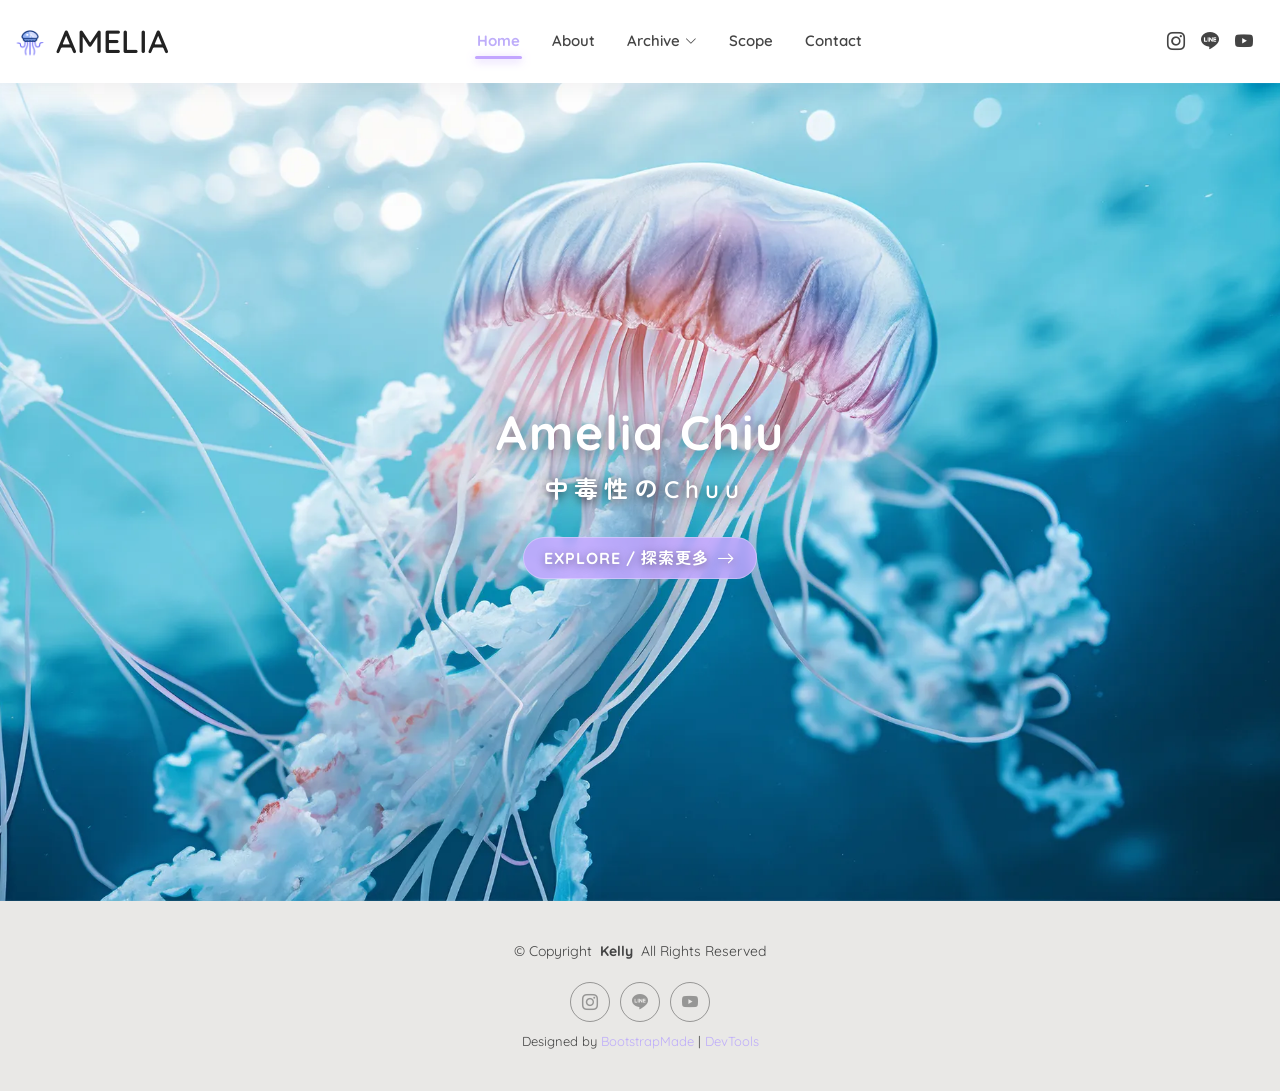
<file: index.html>
<!DOCTYPE html>
<html lang="zh-Hant">

<head>
  <meta charset="utf-8">
  <meta content="width=device-width, initial-scale=1.0" name="viewport">
  <title>Index - Amelia</title>
  <meta name="description" content="">
  <meta name="keywords" content="">

  <!-- Favicons -->
  <link href="assets/img/jellyfish.gif" rel="icon">
  <link href="assets/img/apple-touch-icon.png" rel="apple-touch-icon">

  <!-- Fonts -->
  <link href="https://fonts.googleapis.com" rel="preconnect">
  <link href="https://fonts.gstatic.com" rel="preconnect" crossorigin>
  <link href="https://fonts.googleapis.com/css2?family=Quicksand:wght@300;400;500;600;700&family=Zen+Maru+Gothic:wght@300;400;500;700&display=swap" rel="stylesheet">

  <!-- Vendor CSS Files -->
  <link href="assets/vendor/bootstrap/css/bootstrap.min.css" rel="stylesheet">
  <link href="assets/vendor/bootstrap-icons/bootstrap-icons.css" rel="stylesheet">
  <link href="assets/vendor/aos/aos.css" rel="stylesheet">
  <link href="assets/vendor/swiper/swiper-bundle.min.css" rel="stylesheet">
  <link href="assets/vendor/glightbox/css/glightbox.min.css" rel="stylesheet">

  <!-- Main CSS File -->
  <link href="assets/css/main.css" rel="stylesheet">
  
  <!-- =======================================================
  * Template Name: Kelly
  * Template URL: https://bootstrapmade.com/kelly-free-bootstrap-cv-resume-html-template/
  * Updated: Aug 07 2024 with Bootstrap v5.3.3
  * Author: BootstrapMade.com
  * License: https://bootstrapmade.com/license/
  ======================================================== -->
</head>

<body class="index-page">

  <header id="header" class="header d-flex align-items-center sticky-top">
    <div class="container-fluid position-relative d-flex align-items-center justify-content-between">
      
      <a href="index.html" class="logo d-flex align-items-center me-auto me-xl-0" style="background: transparent !important;">
        <img src="assets/img/jellyfish.gif" alt="Amelia Logo">
        <h1 class="sitename" style="background: transparent !important;">Amelia</h1>
      </a>

    <nav id="navmenu" class="navmenu">
  <ul>
    <li><a href="index.html" class="active">Home</a></li>
    <li><a href="about.html">About</a></li>
    <li class="dropdown">
    <a href="portfolio.html"><span>Archive</span> 
    <i class="bi bi-chevron-down toggle-dropdown"></i> </a>
    <ul>
      <li><a href="portfolio-details.html">Literary Transcreation</a></li>
    </ul>
    </li>
    <li><a href="services.html">Scope</a></li>
    <li><a href="contact.html">Contact</a></li>
  </ul>
  <i class="mobile-nav-toggle d-xl-none bi bi-list"></i>
</nav>

      <div class="header-social-links">
        <a href="https://www.instagram.com/matsuri.93?igsh=MWt0cXF5dmk4d3llag==" class="instagram" target="_blank" rel="noopener noreferrer"><i class="bi bi-instagram"></i></a>
        <a href="https://line.me/ti/p/NBkm4iWJAl" class="line" target="_blank" rel="noopener noreferrer"><i class="bi bi-line"></i></a>
        <a href="https://youtu.be/dQw4w9WgXcQ?si=Q1DPz4vfiVo5fPMh" class="youtube" target="_blank" rel="noopener noreferrer"><i class="bi bi-youtube"></i></a>
      </div>

    </div>
  </header>


  <main class="main">


    <!-- Hero Section -->
    <section id="hero" class="hero section">

      <img src="assets/img/hero-bg.webp" alt="" data-aos="fade-in">

      <div class="container text-center" data-aos="zoom-out" data-aos-delay="100">
        <div class="row justify-content-center">
          <div class="col-lg-8">
            <h2 class="hero-title">Amelia Chiu</h2>
            <p class="hero-subtitle">中毒性のChuu</p>
            
            <a href="about.html" class="btn-get-started custom-btn">
              Explore / 探索更多 <i class="bi bi-arrow-right"></i>
            </a>
          </div>
        </div>
      </div>

    </section>
    <!-- /Hero Section -->


  </main>


  <footer id="footer" class="footer light-background">


    <div class="container">
      <div class="copyright text-center ">
        <p>© <span>Copyright</span> <strong class="px-1 sitename">Kelly</strong> <span>All Rights Reserved<br></span></p>
      </div>
      <div class="social-links d-flex justify-content-center">
      <!--  <a href="#" class="twitter"><i class="bi bi-twitter-x"></i></a> -->
      <!--  <a href="#" class="facebook"><i class="bi bi-facebook"></i></a> -->
        <a href="https://www.instagram.com/matsuri.93?igsh=MWt0cXF5dmk4d3llag==" class="instagram" target="_blank"><i class="bi bi-instagram"></i></a>
        <a href="https://line.me/ti/p/NBkm4iWJAl" class="line" target="_blank"><i class="bi bi-line"></i></a>
        <a href="https://youtu.be/dQw4w9WgXcQ?si=Q1DPz4vfiVo5fPMh" class="youtube" target="_blank"><i class="bi bi-youtube"></i></a>
      <!--  <a href="#" class="linkedin"><i class="bi bi-linkedin"></i></a> -->
      </div>
      <div class="credits">
        <!-- All the links in the footer should remain intact. -->
        <!-- You can delete the links only if you've purchased the pro version. -->
        <!-- Licensing information: https://bootstrapmade.com/license/ -->
        <!-- Purchase the pro version with working PHP/AJAX contact form: [buy-url] -->
        Designed by <a href="https://bootstrapmade.com/">BootstrapMade</a> | <a href="https://bootstrapmade.com/tools/">DevTools</a>
      </div>
    </div>


  </footer>


  <!-- Scroll Top -->
  <a href="#" id="scroll-top" class="scroll-top d-flex align-items-center justify-content-center"><i class="bi bi-arrow-up-short"></i></a>


  <!-- Preloader -->
  <div id="preloader"></div>


  <!-- Vendor JS Files -->
  <script src="assets/vendor/bootstrap/js/bootstrap.bundle.min.js"></script>
  <script src="assets/vendor/php-email-form/validate.js"></script>
  <script src="assets/vendor/aos/aos.js"></script>
  <script src="assets/vendor/waypoints/noframework.waypoints.js"></script>
  <script src="assets/vendor/purecounter/purecounter_vanilla.js"></script>
  <script src="assets/vendor/swiper/swiper-bundle.min.js"></script>
  <script src="assets/vendor/glightbox/js/glightbox.min.js"></script>
  <script src="assets/vendor/imagesloaded/imagesloaded.pkgd.min.js"></script>
  <script src="assets/vendor/isotope-layout/isotope.pkgd.min.js"></script>


  <!-- Main JS File -->
  <script src="assets/js/main.js"></script>


</body>


</html>
</file>
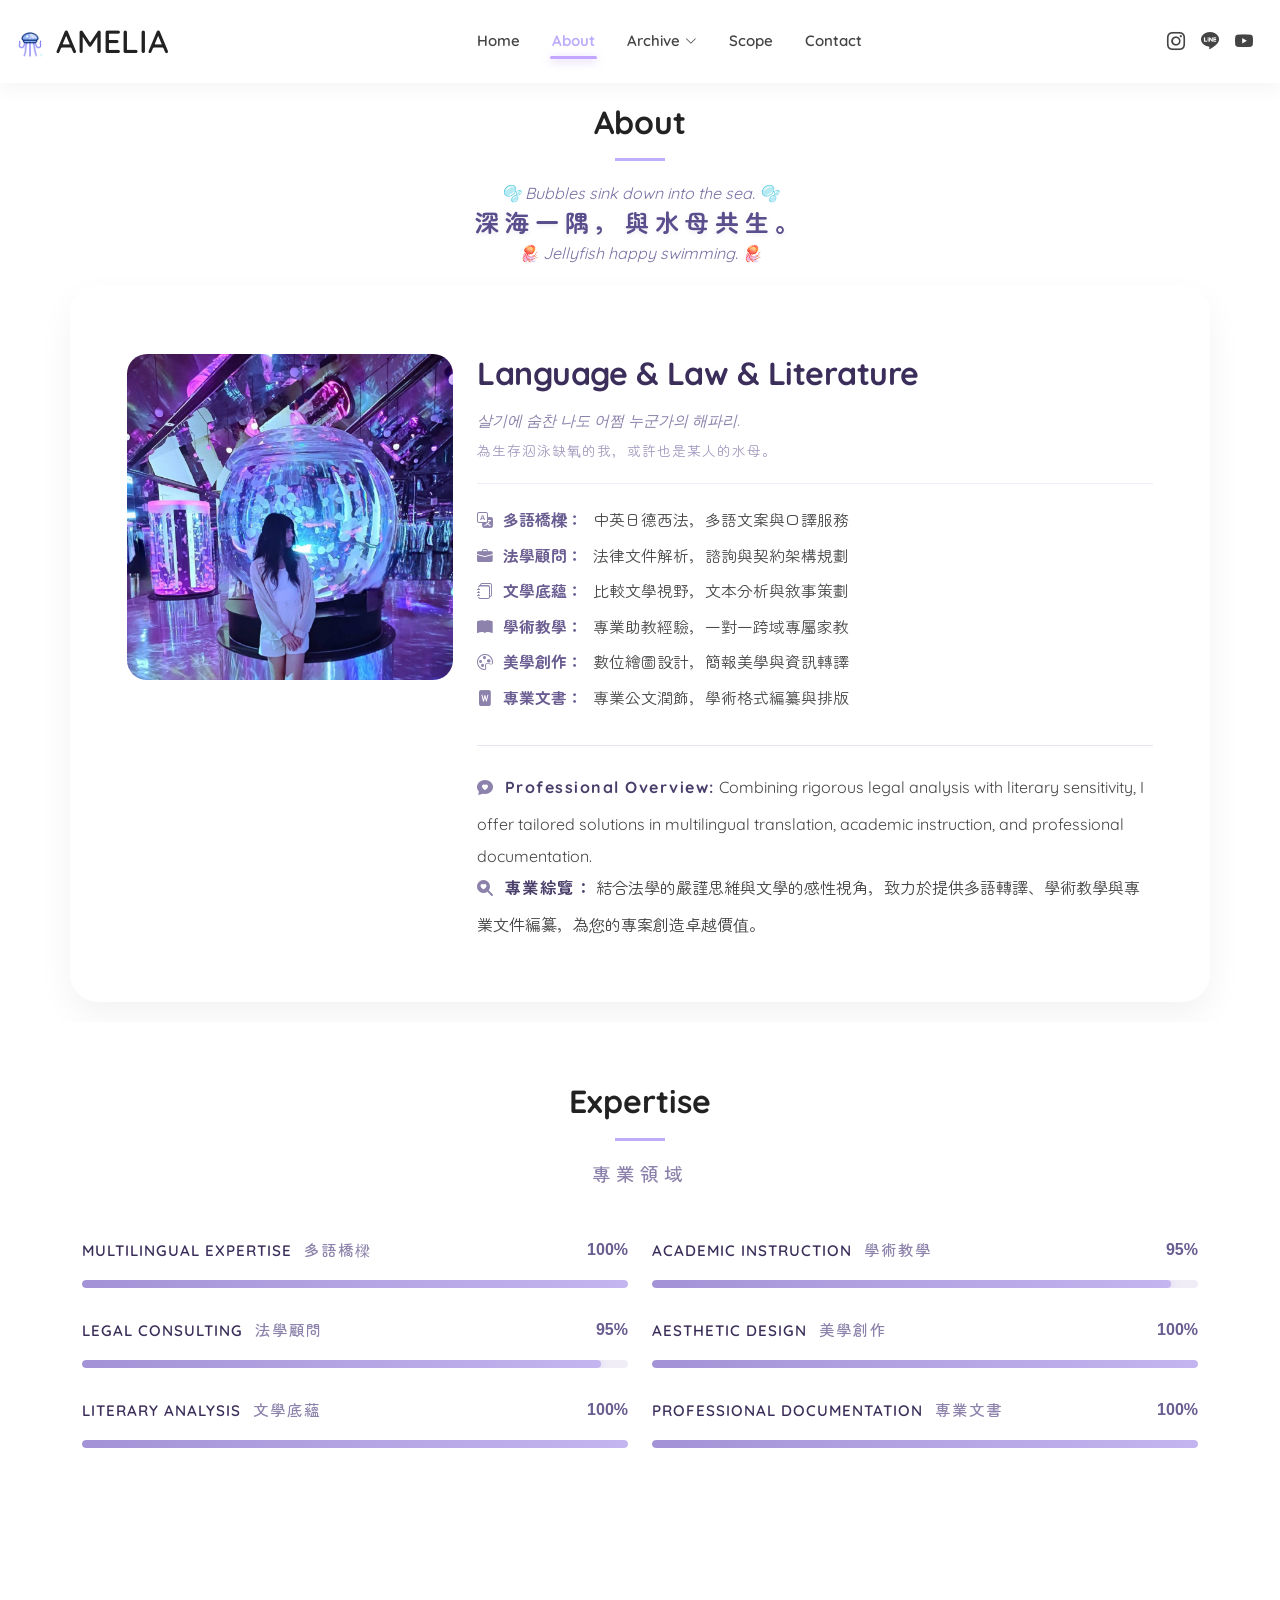
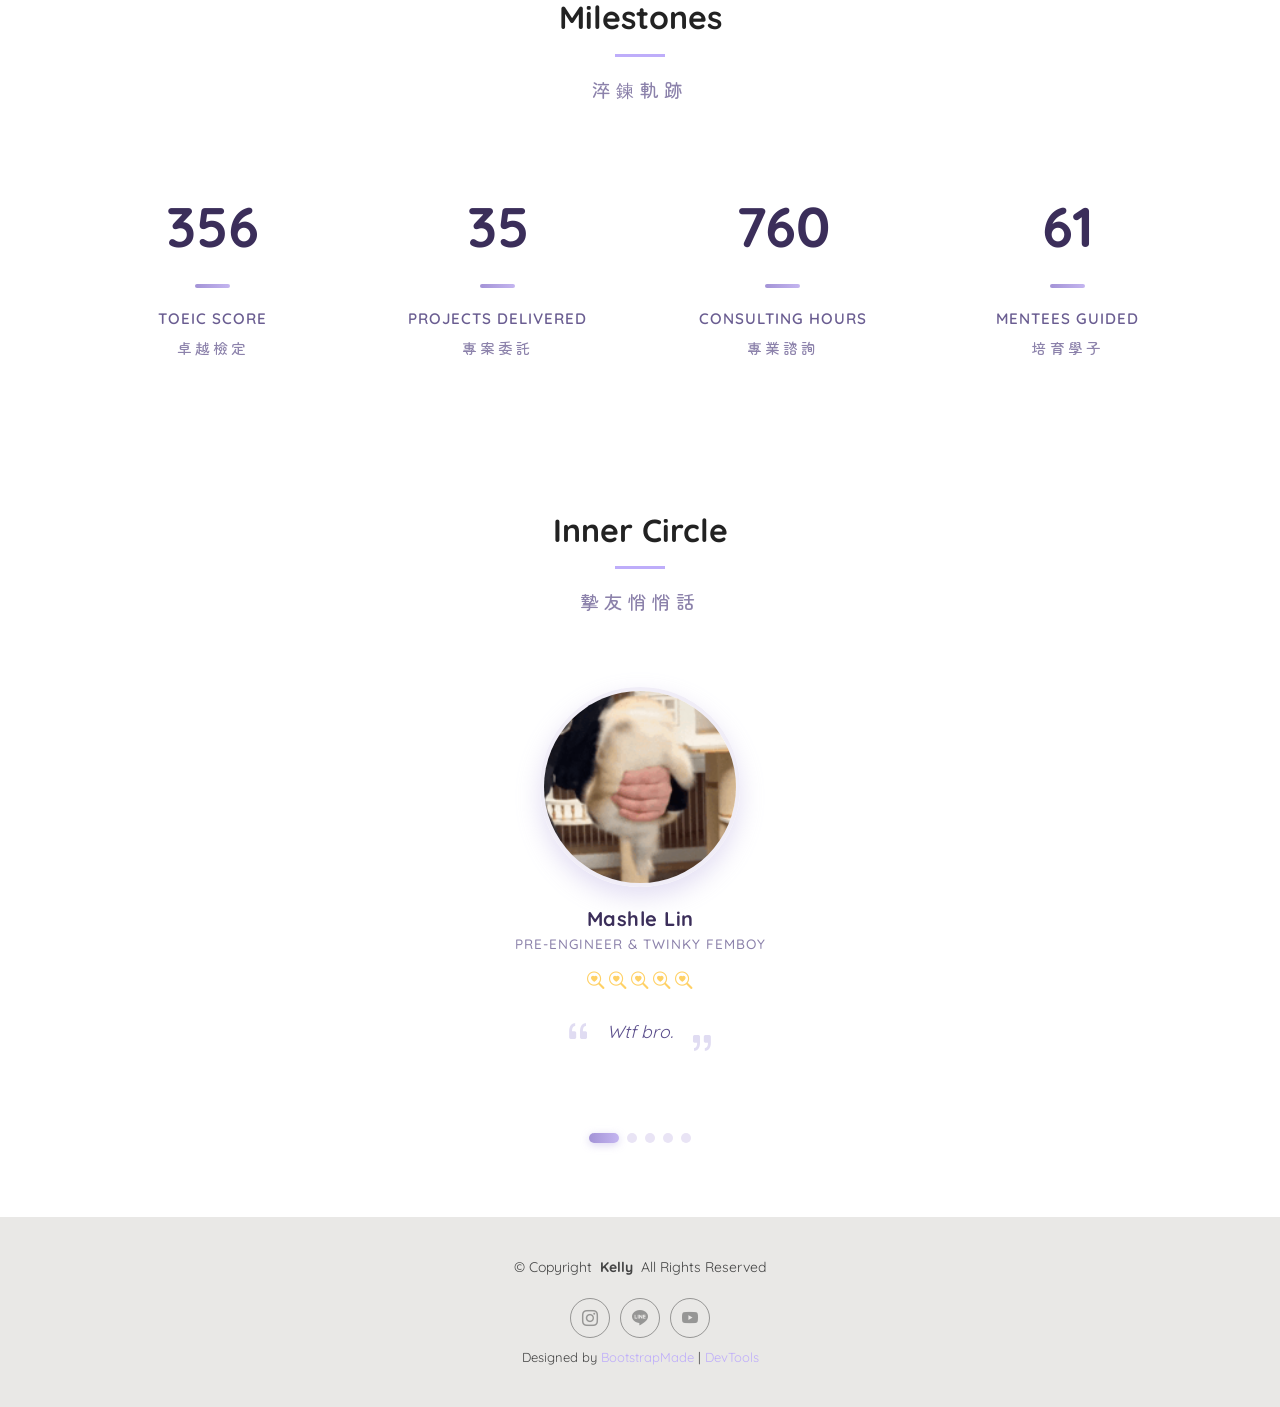
<file: about.html>
<!DOCTYPE html>
<html lang="zh-Hant">

<head>
  <meta charset="utf-8">
  <meta content="width=device-width, initial-scale=1.0" name="viewport">
  <title>About - Amelia</title>
  <meta name="description" content="">
  <meta name="keywords" content="">

  <!-- Favicons -->
  <link href="assets/img/jellyfish.gif" rel="icon">
  <link href="assets/img/apple-touch-icon.png" rel="apple-touch-icon">

  <!-- Fonts -->
  <link href="https://fonts.googleapis.com" rel="preconnect">
  <link href="https://fonts.gstatic.com" rel="preconnect" crossorigin>
  <link href="https://fonts.googleapis.com/css2?family=Quicksand:wght@300;400;500;600;700&family=Zen+Maru+Gothic:wght@300;400;500;700&display=swap" rel="stylesheet">

  <!-- Vendor CSS Files -->
  <link href="assets/vendor/bootstrap/css/bootstrap.min.css" rel="stylesheet">
  <link href="assets/vendor/bootstrap-icons/bootstrap-icons.css" rel="stylesheet">
  <link href="assets/vendor/aos/aos.css" rel="stylesheet">
  <link href="assets/vendor/swiper/swiper-bundle.min.css" rel="stylesheet">
  <link href="assets/vendor/glightbox/css/glightbox.min.css" rel="stylesheet">

  <!-- Main CSS File -->
  <link href="assets/css/main.css" rel="stylesheet">

  <!-- =======================================================
  * Template Name: Kelly
  * Template URL: https://bootstrapmade.com/kelly-free-bootstrap-cv-resume-html-template/
  * Updated: Aug 07 2024 with Bootstrap v5.3.3
  * Author: BootstrapMade.com
  * License: https://bootstrapmade.com/license/
  ======================================================== -->
</head>

<body class="index-page">

  <header id="header" class="header d-flex align-items-center sticky-top">
    <div class="container-fluid position-relative d-flex align-items-center justify-content-between">
      
      <a href="index.html" class="logo d-flex align-items-center me-auto me-xl-0" style="background: transparent !important;">
        <img src="assets/img/jellyfish.gif" alt="Amelia Logo">
        <h1 class="sitename" style="background: transparent !important;">Amelia</h1>
      </a>

    <nav id="navmenu" class="navmenu">
  <ul>
    <li><a href="index.html">Home</a></li>
    <li><a href="about.html" class="active">About</a></li>
    <li class="dropdown">
    <a href="portfolio.html"><span>Archive</span> 
    <i class="bi bi-chevron-down toggle-dropdown"></i> </a>
    <ul>
      <li><a href="portfolio-details.html">Literary Transcreation</a></li>
    </ul>
    </li>
    <li><a href="services.html">Scope</a></li>
    <li><a href="contact.html">Contact</a></li>
  </ul>
  <i class="mobile-nav-toggle d-xl-none bi bi-list"></i>
    </nav>

      <div class="header-social-links">
        <a href="https://www.instagram.com/matsuri.93?igsh=MWt0cXF5dmk4d3llag==" class="instagram" target="_blank" rel="noopener noreferrer"><i class="bi bi-instagram"></i></a>
        <a href="https://line.me/ti/p/NBkm4iWJAl" class="line" target="_blank" rel="noopener noreferrer"><i class="bi bi-line"></i></a>
        <a href="https://youtu.be/dQw4w9WgXcQ?si=Q1DPz4vfiVo5fPMh" class="youtube" target="_blank" rel="noopener noreferrer"><i class="bi bi-youtube"></i></a>
      </div>

    </div>
  </header>

  <main class="main">


    <!-- About Section -->
    <section id="about" class="about section">
  <div class="container section-title" data-aos="fade-down">
    <h2>About</h2>
    <div class="about-poem">
      <p class="en-line">🫧 Bubbles sink down into the sea. 🫧</p>
      <p class="zh-line">深海一隅，與水母共生。</p>
      <p class="en-line">🪼 Jellyfish happy swimming. 🪼</p>
    </div>
  </div>

  <div class="container" data-aos="fade-down">
    <div class="row gy-4">
      <div class="col-lg-4">
        <img src="assets/img/Profile Pic.webp" class="img-fluid" style="border-radius: 20px;" data-aos="fade-down">
      </div>
      <div class="col-lg-8 content" data-aos="fade-down">
        <h2>Language &amp; Law &amp; Literature</h2>
        <p class="quote-text" data-aos="fade-down">
          살기에 숨찬 나도 어쩜 누군가의 해파리.<br>
          <span class="zh-translation" data-aos="fade-down">為生存泅泳缺氧的我，或許也是某人的水母。</span>
        </p>
        
        <ul class="professional-points" data-aos="fade-down">
          <li><i class="bi bi-translate" style="color:#8c82ab; margin-right:10px;"></i> <strong>多語橋樑：</strong>中英日德西法，多語文案與口譯服務</li>
          <li><i class="bi bi-briefcase-fill" style="color:#8c82ab; margin-right:10px;"></i> <strong>法學顧問：</strong>法律文件解析，諮詢與契約架構規劃</li>
          <li><i class="bi bi-journals" style="color:#8c82ab; margin-right:10px;"></i> <strong>文學底蘊：</strong>比較文學視野，文本分析與敘事策劃</li>
          <li><i class="bi bi-book-fill" style="color:#8c82ab; margin-right:10px;"></i> <strong>學術教學：</strong>專業助教經驗，一對一跨域專屬家教</li>
          <li><i class="bi bi-palette" style="color:#8c82ab; margin-right:10px;"></i> <strong>美學創作：</strong>數位繪圖設計，簡報美學與資訊轉譯</li>
          <li><i class="bi bi-file-word-fill" style="color:#8c82ab; margin-right:10px;"></i> <strong>專業文書：</strong>專業公文潤飾，學術格式編纂與排版</li>
        </ul>
        <p class="overview-text" data-aos="fade-down">
          <strong><i class="bi bi-chat-heart-fill" style="color:#8c82ab; margin-right:10px;"></i>Professional Overview:</strong>
          Combining rigorous legal analysis with literary sensitivity, I offer tailored solutions in multilingual translation, academic instruction, and professional documentation.<br>
          <strong><i class="bi bi-search-heart-fill" style="color:#8c82ab; margin-right:10px;"></i>專業綜覽：</strong>
          結合法學的嚴謹思維與文學的感性視角，致力於提供多語轉譯、學術教學與專業文件編纂，為您的專案創造卓越價值。
        </p>
      </div>
    </div>
  </div>
</section><!-- /About Section -->


    <!-- Skills Section -->

<section id="skills" class="skills section">

  <div class="container section-title" data-aos="fade-down">
    <h2>Expertise</h2>
    <p class="expertise-zh">專業領域</p>
  </div>
  
  <div class="container" data-aos="fade-down" data-aos-delay="100">
    <div class="row skills-content skills-animation gy-4">

      <div class="col-lg-6">
        
        <div class="progress">
          <span class="skill">
            <div class="skill-label">
              <span class="skill-en">Multilingual Expertise</span>
              <span class="skill-zh">多語橋樑</span>
            </div>
            <i class="val">100%</i>
          </span>
          <div class="progress-bar-wrap">
            <div class="amelia-bar bar-100"></div>
          </div>
        </div>

        <div class="progress">
          <span class="skill">
            <div class="skill-label">
              <span class="skill-en">Legal Consulting</span>
              <span class="skill-zh">法學顧問</span>
            </div>
            <i class="val">95%</i>
          </span>
          <div class="progress-bar-wrap">
            <div class="amelia-bar bar-95"></div>
          </div>
        </div>

        <div class="progress">
          <span class="skill">
            <div class="skill-label">
              <span class="skill-en">Literary Analysis</span>
              <span class="skill-zh">文學底蘊</span>
            </div>
            <i class="val">100%</i>
          </span>
          <div class="progress-bar-wrap">
            <div class="amelia-bar bar-100"></div>
          </div>
        </div>

      </div>

      <div class="col-lg-6">
        
        <div class="progress">
          <span class="skill">
            <div class="skill-label">
              <span class="skill-en">Academic Instruction</span>
              <span class="skill-zh">學術教學</span>
            </div>
            <i class="val">95%</i>
          </span>
          <div class="progress-bar-wrap">
            <div class="amelia-bar bar-95"></div>
          </div>
        </div>

        <div class="progress">
          <span class="skill">
            <div class="skill-label">
              <span class="skill-en">Aesthetic Design</span>
              <span class="skill-zh">美學創作</span>
            </div>
            <i class="val">100%</i>
          </span>
          <div class="progress-bar-wrap">
            <div class="amelia-bar bar-100"></div>
          </div>
        </div>

        <div class="progress">
          <span class="skill">
            <div class="skill-label">
              <span class="skill-en">Professional Documentation</span>
              <span class="skill-zh">專業文書</span>
            </div>
            <i class="val">100%</i>
          </span>
          <div class="progress-bar-wrap">
            <div class="amelia-bar bar-100"></div>
          </div>
        </div>

      </div>

    </div>
  </div>
</section><!-- End Skills Item -->

    <!-- Stats Section -->
    <section id="stats" class="stats section">

  <div class="container section-title" data-aos="fade-down">
    <h2>Milestones</h2>
    <p class="milestones-zh">淬鍊軌跡</p>
  </div>

  <div class="container" data-aos="fade-down" data-aos-delay="100">
    <div class="row gy-4">

      <div class="col-lg-3 col-md-6">
        <div class="stats-item text-center w-100 h-100">
          <span data-purecounter-start="0" data-purecounter-end="970" data-purecounter-duration="1.5" class="purecounter stat-num"></span>
          <div class="stat-text">
            <span class="stat-en">TOEIC Score</span>
            <span class="stat-zh">卓越檢定</span>
          </div>
        </div>
      </div>

      <div class="col-lg-3 col-md-6">
        <div class="stats-item text-center w-100 h-100">
          <span data-purecounter-start="0" data-purecounter-end="97" data-purecounter-duration="1.5" class="purecounter stat-num"></span>
          <div class="stat-text">
            <span class="stat-en">Projects Delivered</span>
            <span class="stat-zh">專案委託</span>
          </div>
        </div>
      </div>

      <div class="col-lg-3 col-md-6">
        <div class="stats-item text-center w-100 h-100">
          <span data-purecounter-start="0" data-purecounter-end="2112" data-purecounter-duration="1.5" class="purecounter stat-num"></span>
          <div class="stat-text">
            <span class="stat-en">Consulting Hours</span>
            <span class="stat-zh">專業諮詢</span>
          </div>
        </div>
      </div>

      <div class="col-lg-3 col-md-6">
        <div class="stats-item text-center w-100 h-100">
          <span data-purecounter-start="0" data-purecounter-end="170" data-purecounter-duration="1.5" class="purecounter stat-num"></span>
          <div class="stat-text">
            <span class="stat-en">Mentees Guided</span>
            <span class="stat-zh">培育學子</span>
          </div>
        </div>
      </div>

    </div>
  </div>
</section><!-- /Stats Section -->


    <!-- Testimonials Section -->
    <section id="testimonials" class="testimonials section">

  <div class="container section-title" data-aos="fade-down">
    <h2>Inner Circle</h2>
    <p class="inner-circle-zh">摯友悄悄話</p>
  </div>
  <div class="container" data-aos="fade-down" data-aos-delay="100">
    <div class="swiper init-swiper">
      <script type="application/json" class="swiper-config">
        {
          "loop": true,
          "speed": 600,
          "autoplay": {
            "delay": 5000
          },
          "slidesPerView": "auto",
          "pagination": {
            "el": ".swiper-pagination",
            "type": "bullets",
            "clickable": true
          }
        }
      </script>
      <div class="swiper-wrapper">

        <div class="swiper-slide">
          <div class="testimonial-item">
            <img src="assets/img/testimonials/Femboy.gif" class="testimonial-img" alt="">
            <h3>Mashle Lin</h3>
            <h4>Pre-engineer &amp; Twinky Femboy</h4>
            <div class="stars">
              <i class="bi bi-search-heart"></i><i class="bi bi-search-heart"></i><i class="bi bi-search-heart"></i><i class="bi bi-search-heart"></i><i class="bi bi-search-heart"></i>
            </div>
            <p>
              <i class="bi bi-quote quote-icon-left"></i>
              <span>Wtf bro.</span>
              <i class="bi bi-quote quote-icon-right"></i>
            </p>
          </div>
        </div><div class="swiper-slide">
          <div class="testimonial-item">
            <img src="assets/img/testimonials/VinDiesel.webp" class="testimonial-img" alt="">
            <h3>Vinvin Diesel</h3>
            <h4>Pre-service Teacher &amp; Best Dih Sucka</h4>
            <div class="stars">
              <i class="bi bi-balloon-heart"></i><i class="bi bi-balloon-heart"></i><i class="bi bi-balloon-heart"></i><i class="bi bi-balloon-heart"></i><i class="bi bi-balloon-heart"></i>
            </div>
            <p>
              <i class="bi bi-quote quote-icon-left"></i>
              <span>YOu ArE ON FIRE!! ❤️‍🔥❤️‍🔥</span>
              <i class="bi bi-quote quote-icon-right"></i>
            </p>
          </div>
        </div><div class="swiper-slide">
          <div class="testimonial-item">
            <img src="assets/img/testimonials/Patient.webp" class="testimonial-img" alt="">
            <h3>Patient Wu</h3>
            <h4>Chinese Chairman &amp; Teaching Assistant</h4>
            <div class="stars">
              <i class="bi bi-chat-square-heart-fill"></i><i class="bi bi-chat-square-heart-fill"></i><i class="bi bi-chat-square-heart-fill"></i><i class="bi bi-chat-square-heart-fill"></i><i class="bi bi-chat-square-heart-fill"></i>
            </div>
            <p>
              <i class="bi bi-quote quote-icon-left"></i>
              <span>A professional Cupcakke master.</span>
              <i class="bi bi-quote quote-icon-right"></i>
            </p>
          </div>
        </div><div class="swiper-slide">
          <div class="testimonial-item">
            <img src="assets/img/testimonials/Zoe.webp" class="testimonial-img" alt="">
            <h3>Zoe Shih</h3>
            <h4>Pre-service Teacher &amp; Gokuraku Jodo</h4>
            <div class="stars">
              <i class="bi bi-bluesky"></i><i class="bi bi-bluesky"></i><i class="bi bi-bluesky"></i><i class="bi bi-bluesky"></i><i class="bi bi-bluesky"></i>
            </div>
            <p>
              <i class="bi bi-quote quote-icon-left"></i>
              <span>I wonder how, I wonder why, yesterday you told me 'bout the blue blue sky.</span>
              <i class="bi bi-quote quote-icon-right"></i>
            </p>
          </div>
        </div><div class="swiper-slide">
          <div class="testimonial-item">
            <img src="assets/img/testimonials/egghead.webp" class="testimonial-img" alt="">
            <h3>Ben Tan</h3>
            <h4>Med Student &amp; Best Ass</h4>
            <div class="stars">
              <i class="bi bi-arrow-through-heart"></i><i class="bi bi-arrow-through-heart"></i><i class="bi bi-arrow-through-heart"></i><i class="bi bi-arrow-through-heart"></i><i class="bi bi-arrow-through-heart"></i>
            </div>
            <p>
              <i class="bi bi-quote quote-icon-left"></i>
              <span>The fact she is perfect at everything is shocking!!</span>
              <i class="bi bi-quote quote-icon-right"></i>
            </p>
          </div>
        </div></div>
      <div class="swiper-pagination"></div>
    </div>
  </div>
</section><!-- /Testimonials Section -->


  </main>


  <footer id="footer" class="footer light-background">


    <div class="container">
      <div class="copyright text-center ">
        <p>© <span>Copyright</span> <strong class="px-1 sitename">Kelly</strong> <span>All Rights Reserved<br></span></p>
      </div>
      <div class="social-links d-flex justify-content-center">
      <!--  <a href="#" class="twitter"><i class="bi bi-twitter-x"></i></a> -->
      <!--  <a href="#" class="facebook"><i class="bi bi-facebook"></i></a> -->
        <a href="https://www.instagram.com/matsuri.93?igsh=MWt0cXF5dmk4d3llag==" class="instagram" target="_blank"><i class="bi bi-instagram"></i></a>
        <a href="https://line.me/ti/p/NBkm4iWJAl" class="line" target="_blank"><i class="bi bi-line"></i></a>
        <a href="https://youtu.be/dQw4w9WgXcQ?si=Q1DPz4vfiVo5fPMh" class="youtube" target="_blank"><i class="bi bi-youtube"></i></a>
      <!--  <a href="#" class="linkedin"><i class="bi bi-linkedin"></i></a> -->
      </div>
      <div class="credits">
        <!-- All the links in the footer should remain intact. -->
        <!-- You can delete the links only if you've purchased the pro version. -->
        <!-- Licensing information: https://bootstrapmade.com/license/ -->
        <!-- Purchase the pro version with working PHP/AJAX contact form: [buy-url] -->
        Designed by <a href="https://bootstrapmade.com/">BootstrapMade</a> | <a href="https://bootstrapmade.com/tools/">DevTools</a>
      </div>
    </div>


  </footer>


  <!-- Scroll Top -->
  <a href="#" id="scroll-top" class="scroll-top d-flex align-items-center justify-content-center"><i class="bi bi-arrow-up-short"></i></a>


  <!-- Preloader -->
  <div id="preloader"></div>


  <!-- Vendor JS Files -->
  <script src="assets/vendor/bootstrap/js/bootstrap.bundle.min.js"></script>
  <script src="assets/vendor/php-email-form/validate.js"></script>
  <script src="assets/vendor/aos/aos.js"></script>
  <script src="assets/vendor/waypoints/noframework.waypoints.js"></script>
  <script src="assets/vendor/purecounter/purecounter_vanilla.js"></script>
  <script src="assets/vendor/swiper/swiper-bundle.min.js"></script>
  <script src="assets/vendor/glightbox/js/glightbox.min.js"></script>
  <script src="assets/vendor/imagesloaded/imagesloaded.pkgd.min.js"></script>
  <script src="assets/vendor/isotope-layout/isotope.pkgd.min.js"></script>


  <!-- Main JS File -->
  <script src="assets/js/main.js"></script>


</body>


</html>
</file>
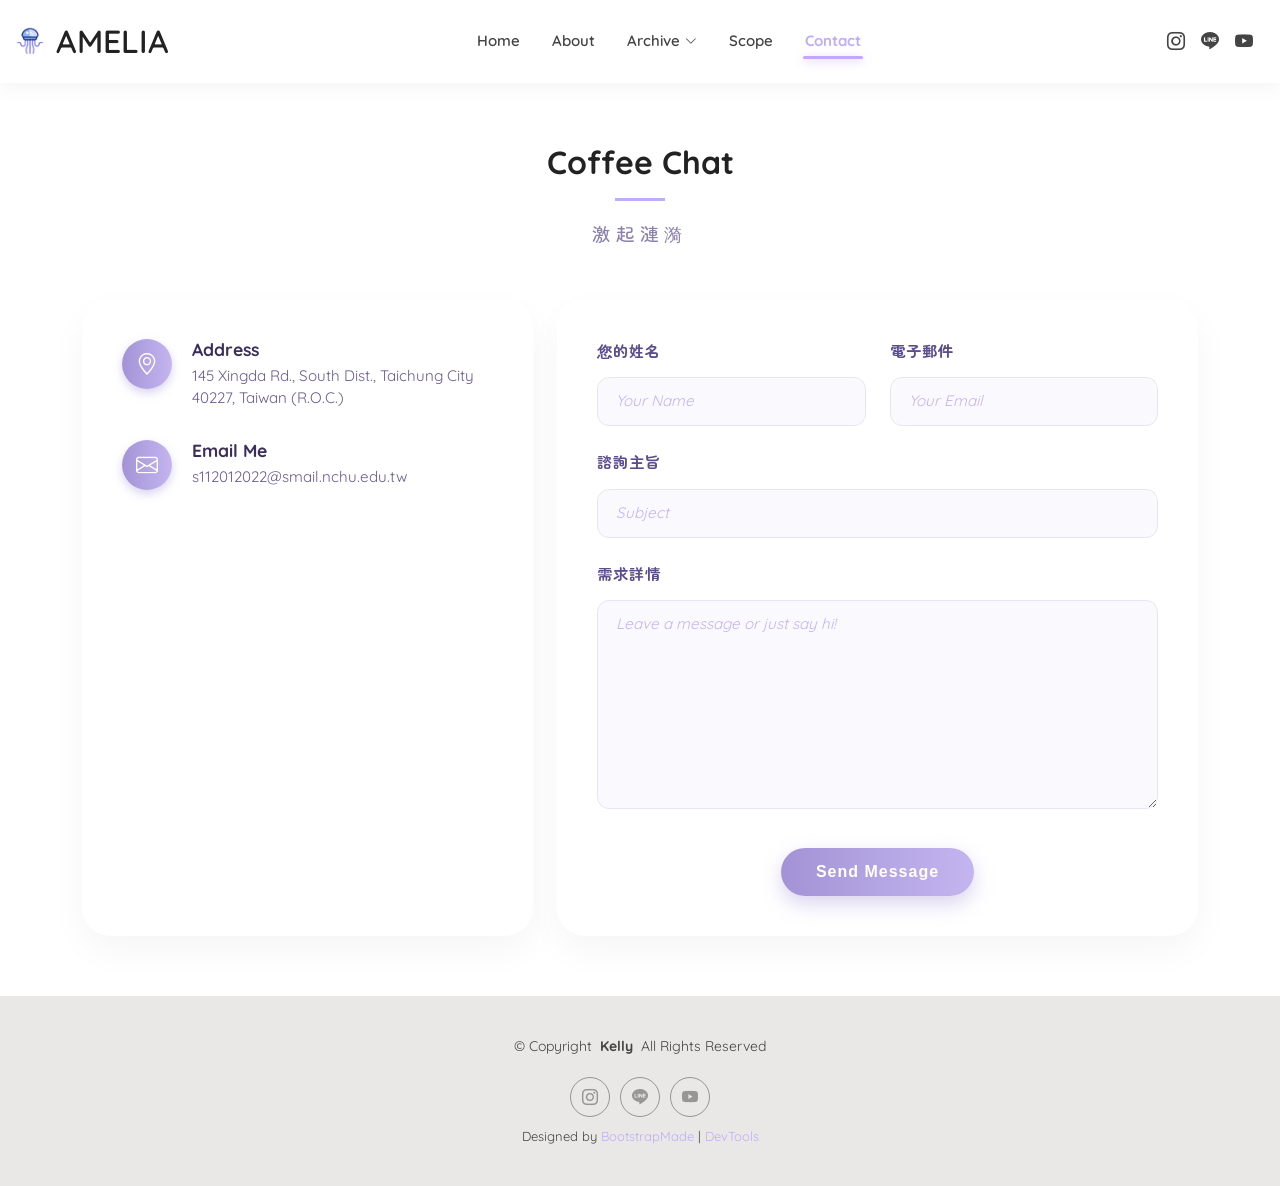
<file: contact.html>
<!DOCTYPE html>
<html lang="zh-Hant">

<head>
  <meta charset="utf-8">
  <meta content="width=device-width, initial-scale=1.0" name="viewport">
  <title>Contact - Amelia</title>
  <meta name="description" content="">
  <meta name="keywords" content="">

  <link href="assets/img/jellyfish.gif" rel="icon">
  <link href="assets/img/apple-touch-icon.png" rel="apple-touch-icon">

  <link href="https://fonts.googleapis.com" rel="preconnect">
  <link href="https://fonts.gstatic.com" rel="preconnect" crossorigin>
  <link href="https://fonts.googleapis.com/css2?family=Quicksand:wght@300;400;500;600;700&family=Zen+Maru+Gothic:wght@300;400;500;700&display=swap" rel="stylesheet">

  <link href="assets/vendor/bootstrap/css/bootstrap.min.css" rel="stylesheet">
  <link href="assets/vendor/bootstrap-icons/bootstrap-icons.css" rel="stylesheet">
  <link href="assets/vendor/aos/aos.css" rel="stylesheet">
  <link href="assets/vendor/swiper/swiper-bundle.min.css" rel="stylesheet">
  <link href="assets/vendor/glightbox/css/glightbox.min.css" rel="stylesheet">

  <link href="assets/css/main.css" rel="stylesheet">
</head>

<body class="index-page">

  <header id="header" class="header d-flex align-items-center sticky-top">
    <div class="container-fluid position-relative d-flex align-items-center justify-content-between">
      
      <a href="index.html" class="logo d-flex align-items-center me-auto me-xl-0" style="background: transparent !important;">
        <img src="assets/img/jellyfish.gif" alt="Amelia Logo">
        <h1 class="sitename" style="background: transparent !important;">Amelia</h1>
      </a>

    <nav id="navmenu" class="navmenu">
  <ul>
    <li><a href="index.html">Home</a></li>
    <li><a href="about.html">About</a></li>
    <li class="dropdown">
    <a href="portfolio.html"><span>Archive</span> 
    <i class="bi bi-chevron-down toggle-dropdown"></i> </a>
    <ul>
      <li><a href="portfolio-details.html">Literary Transcreation</a></li>
    </ul>
    </li>
    <li><a href="services.html">Scope</a></li>
    <li><a href="contact.html" class="active">Contact</a></li>
  </ul>
  <i class="mobile-nav-toggle d-xl-none bi bi-list"></i>
    </nav>

      <div class="header-social-links">
        <a href="https://www.instagram.com/matsuri.93?igsh=MWt0cXF5dmk4d3llag==" class="instagram" target="_blank" rel="noopener noreferrer"><i class="bi bi-instagram"></i></a>
        <a href="https://line.me/ti/p/NBkm4iWJAl" class="line" target="_blank" rel="noopener noreferrer"><i class="bi bi-line"></i></a>
        <a href="https://youtu.be/dQw4w9WgXcQ?si=Q1DPz4vfiVo5fPMh" class="youtube" target="_blank" rel="noopener noreferrer"><i class="bi bi-youtube"></i></a>
      </div>

    </div>
  </header>

  <main class="main">

    <section id="contact" class="contact section">

      <div class="container section-title" data-aos="fade-down">
        <h2>Coffee Chat</h2>
        <p class="contact-zh">激起漣漪</p>
      </div>

      <div class="container" data-aos="fade-down" data-aos-delay="100">
        <div class="row gy-4">

          <div class="col-lg-5">
            <div class="info-wrap">
              
              <div class="info-item d-flex" data-aos="fade-down" data-aos-delay="200">
                <i class="bi bi-geo-alt flex-shrink-0"></i>
                <div>
                  <h3>Address</h3>
                  <p>145 Xingda Rd., South Dist., Taichung City 40227, Taiwan (R.O.C.)</p>
                </div>
              </div>

              <div class="info-item d-flex" data-aos="fade-down" data-aos-delay="400">
                <i class="bi bi-envelope flex-shrink-0"></i>
                <div>
                  <h3>Email Me</h3>
                  <p>s112012022@smail.nchu.edu.tw</p>
                </div>
              </div>

              <iframe src="https://www.google.com/maps/embed?pb=!1m18!1m12!1m3!1d3641.3724832594685!2d120.67292211536789!3d24.123497284406734!2m3!1f0!2f0!3f0!3m2!1i1024!2i768!4f13.1!3m3!1m2!1s0x34693cfcecfa0b2b%3A0x6fa013f982973789!2sNational%20Chung%20Hsing%20University!5e0!3m2!1sen!2stw!4v1700000000000!5m2!1sen!2stw" frameborder="0" style="border:0; width: 100%; height: 270px; border-radius: 15px; margin-top: 20px;" allowfullscreen="" loading="lazy" referrerpolicy="no-referrer-when-downgrade" data-aos="fade-down" data-aos-delay="200"></iframe>
            </div>
          </div>

          <div class="col-lg-7">
            <form id="google-contact-form" action="https://script.google.com/macros/s/AKfycbw_7cf_1Nr96vgcID_HasAMs7242uY--2WlRgBHbSObr0GOMHn7nmIr9GoeHnWHw2JMEA/exec" method="post" class="amelia-form" data-aos="fade-down" data-aos-delay="200">
              <div class="row gy-4">

                <div class="col-md-6">
                  <label for="name-field" class="pb-2 form-label">您的姓名</label>
                  <input type="text" name="name" id="name-field" class="form-control" required="" placeholder="Your Name">
                </div>

                <div class="col-md-6">
                  <label for="email-field" class="pb-2 form-label">電子郵件</label>
                  <input type="email" class="form-control" name="email" id="email-field" required="" placeholder="Your Email">
                </div>

                <div class="col-md-12">
                  <label for="subject-field" class="pb-2 form-label">諮詢主旨</label>
                  <input type="text" class="form-control" name="subject" id="subject-field" required="" placeholder="Subject">
                </div>

                <div class="col-md-12">
                  <label for="message-field" class="pb-2 form-label">需求詳情</label>
                  <textarea class="form-control" name="message" rows="8" id="message-field" required="" placeholder="Leave a message or just say hi!"></textarea>
                </div>

                <div class="col-md-12 text-center mt-4">
                  <div class="loading">Loading...</div>
                  <div class="error-message"></div>
                  <div class="sent-message">Your message has been sent. Thank you!</div>
                  <button type="submit">Send Message</button>
                </div>

              </div>
            </form>
          </div>

        </div>
      </div>

    </section>
  </main>

  <footer id="footer" class="footer light-background">
    <div class="container">
      <div class="copyright text-center ">
        <p>© <span>Copyright</span> <strong class="px-1 sitename">Kelly</strong> <span>All Rights Reserved<br></span></p>
      </div>
      <div class="social-links d-flex justify-content-center">
        <a href="https://www.instagram.com/matsuri.93?igsh=MWt0cXF5dmk4d3llag==" class="instagram" target="_blank"><i class="bi bi-instagram"></i></a>
        <a href="https://line.me/ti/p/NBkm4iWJAl" class="line" target="_blank"><i class="bi bi-line"></i></a>
        <a href="https://youtu.be/dQw4w9WgXcQ?si=Q1DPz4vfiVo5fPMh" class="youtube" target="_blank"><i class="bi bi-youtube"></i></a>
      </div>
      <div class="credits">
        Designed by <a href="https://bootstrapmade.com/">BootstrapMade</a> | <a href="https://bootstrapmade.com/tools/">DevTools</a>
      </div>
    </div>
  </footer>

  <a href="#" id="scroll-top" class="scroll-top d-flex align-items-center justify-content-center"><i class="bi bi-arrow-up-short"></i></a>

  <div id="preloader"></div>

  <script src="assets/vendor/bootstrap/js/bootstrap.bundle.min.js"></script>
  <script src="assets/vendor/aos/aos.js"></script>
  <script src="assets/vendor/waypoints/noframework.waypoints.js"></script>
  <script src="assets/vendor/purecounter/purecounter_vanilla.js"></script>
  <script src="assets/vendor/swiper/swiper-bundle.min.js"></script>
  <script src="assets/vendor/glightbox/js/glightbox.min.js"></script>
  <script src="assets/vendor/imagesloaded/imagesloaded.pkgd.min.js"></script>
  <script src="assets/vendor/isotope-layout/isotope.pkgd.min.js"></script>

  <script src="assets/js/main.js"></script>

  <script>
    document.getElementById('google-contact-form').addEventListener('submit', function(e) {
      e.preventDefault();
      var form = this;
      var loading = form.querySelector('.loading');
      var errorMessage = form.querySelector('.error-message');
      var sentMessage = form.querySelector('.sent-message');
      
      loading.style.display = 'block';
      errorMessage.style.display = 'none';
      sentMessage.style.display = 'none';
      
      var formData = new FormData(form);
      var searchParams = new URLSearchParams();
      // ⚡️ Bug 已修復，改成 pair[0], pair[1]
      for (var pair of formData) {
        searchParams.append(pair[0], pair[1]);
      }
      
      fetch(form.action, {
        method: 'POST',
        body: searchParams,
        headers: {
          'Content-Type': 'application/x-www-form-urlencoded'
        }
      })
      .then(response => response.text())
      .then(data => {
        loading.style.display = 'none';
        if (data === 'success') {
          sentMessage.style.display = 'block';
          form.reset();
        } else {
          errorMessage.textContent = '傳送失敗，請稍後再試。錯誤原因：' + data;
          errorMessage.style.display = 'block';
        }
      })
      .catch(error => {
        loading.style.display = 'none';
        errorMessage.textContent = '連線錯誤：' + error;
        errorMessage.style.display = 'block';
      });
    });
  </script>

</body>
</html>
</file>
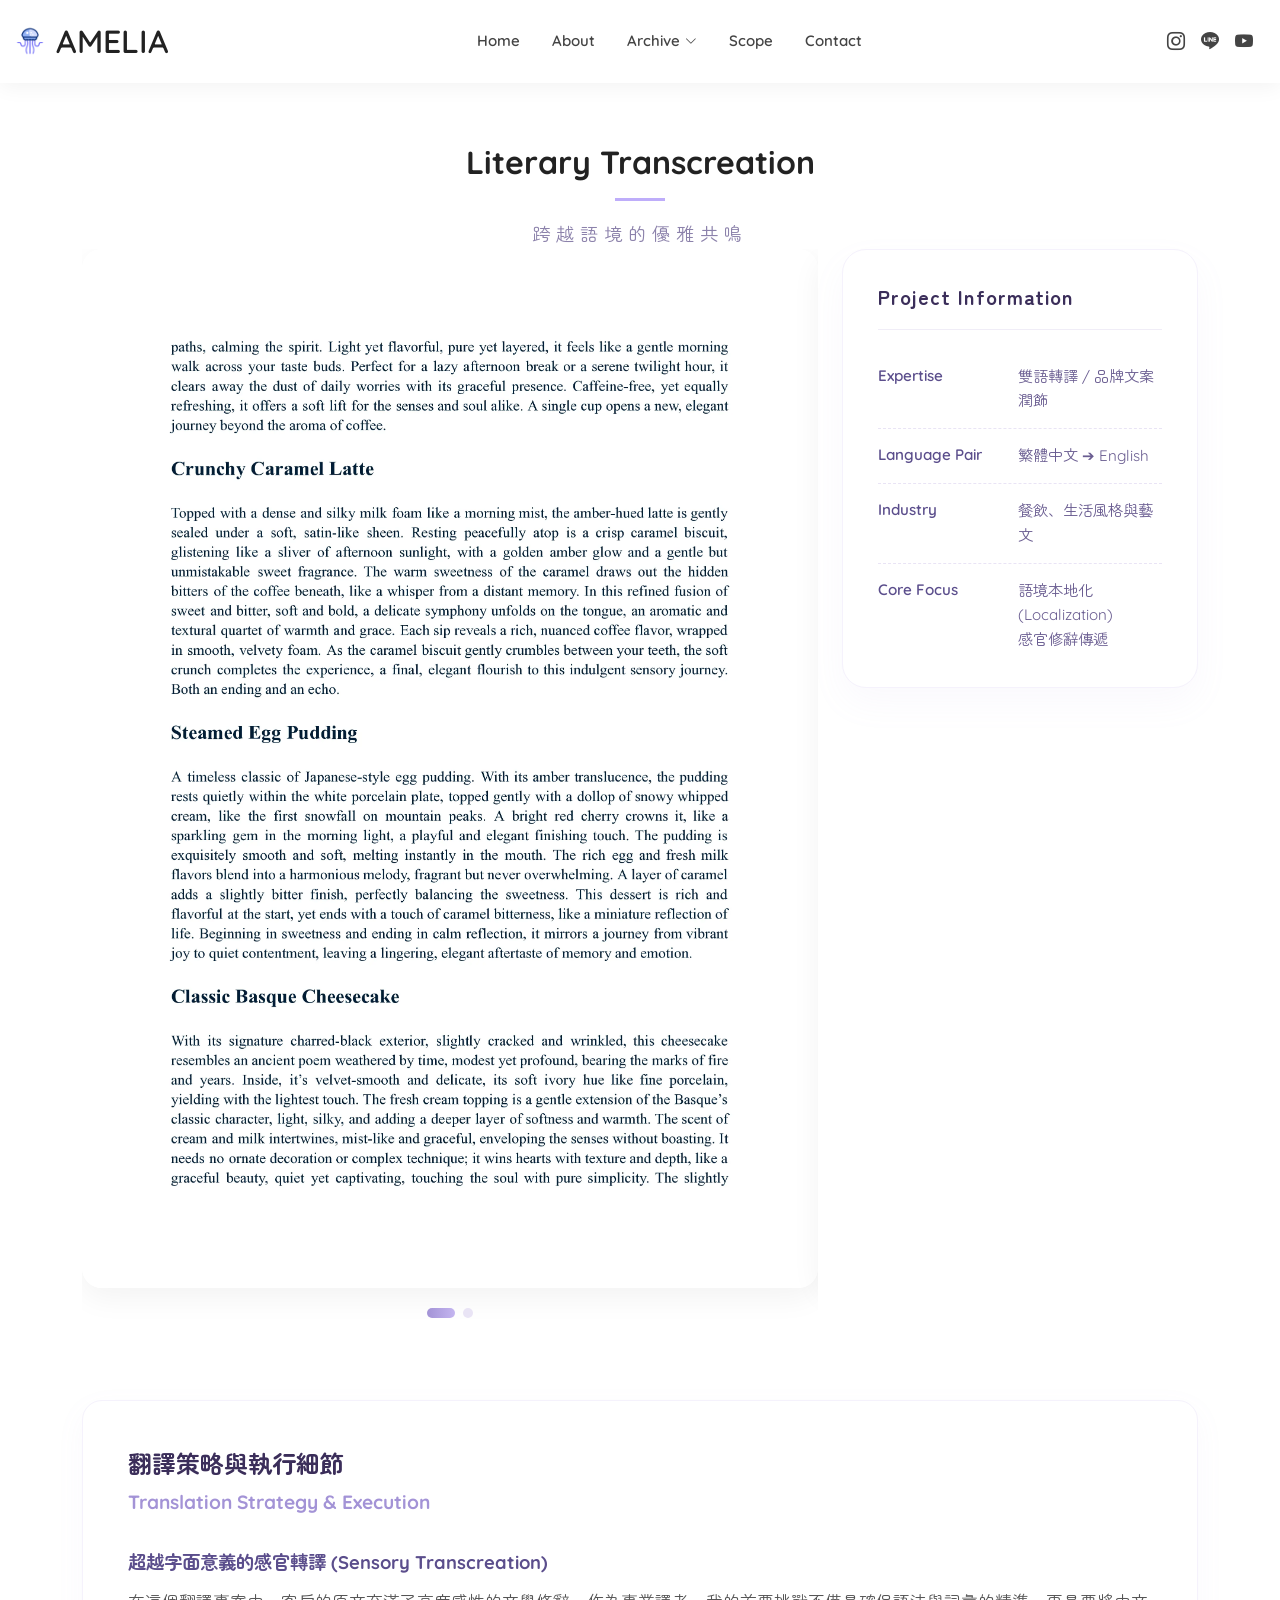
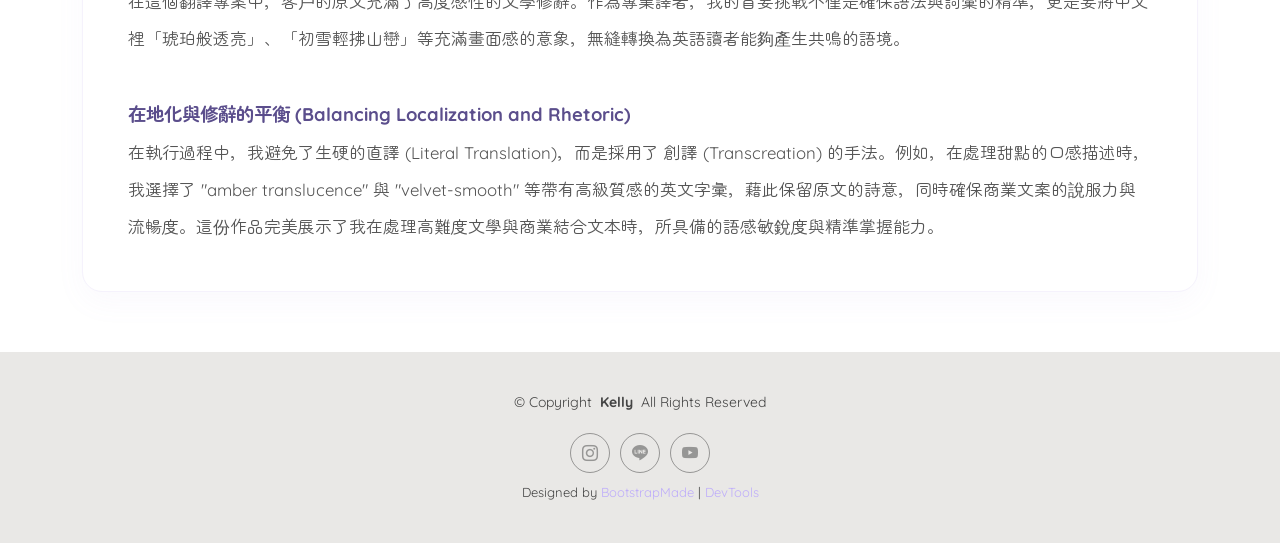
<file: portfolio-details.html>
<!DOCTYPE html>
<html lang="zh-Hant">

<head>
  <meta charset="utf-8">
  <meta content="width=device-width, initial-scale=1.0" name="viewport">
  <title>Translation Portfolio - Amelia</title>
  <meta name="description" content="Amelia's Translation and Copywriting Portfolio">
  <meta name="keywords" content="Translation, Copywriting, Bilingual">

  <link href="assets/img/jellyfish.gif" rel="icon">
  <link href="assets/img/apple-touch-icon.png" rel="apple-touch-icon">

  <link href="https://fonts.googleapis.com" rel="preconnect">
  <link href="https://fonts.gstatic.com" rel="preconnect" crossorigin>
  <link href="https://fonts.googleapis.com/css2?family=Quicksand:wght@300;400;500;600;700&family=Zen+Maru+Gothic:wght@300;400;500;700&display=swap" rel="stylesheet">

  <link href="assets/vendor/bootstrap/css/bootstrap.min.css" rel="stylesheet">
  <link href="assets/vendor/bootstrap-icons/bootstrap-icons.css" rel="stylesheet">
  <link href="assets/vendor/aos/aos.css" rel="stylesheet">
  <link href="assets/vendor/swiper/swiper-bundle.min.css" rel="stylesheet">
  <link href="assets/vendor/glightbox/css/glightbox.min.css" rel="stylesheet">

  <link href="assets/css/main.css" rel="stylesheet">
</head>

<body class="index-page">

  <header id="header" class="header d-flex align-items-center sticky-top">
    <div class="container-fluid position-relative d-flex align-items-center justify-content-between">
      
      <a href="index.html" class="logo d-flex align-items-center me-auto me-xl-0" style="background: transparent !important;">
        <img src="assets/img/jellyfish.gif" alt="Amelia Logo">
        <h1 class="sitename" style="background: transparent !important;">Amelia</h1>
      </a>

    <nav id="navmenu" class="navmenu">
  <ul>
    <li><a href="index.html">Home</a></li>
    <li><a href="about.html">About</a></li>
    <li class="dropdown">
    <a href="portfolio.html"><span>Archive</span> 
    <i class="bi bi-chevron-down toggle-dropdown"></i> </a>
    <ul>
      <li><a href="portfolio-details.html" class="active">Literary Transcreation</a></li>
    </ul>
    </li>
    <li><a href="services.html">Scope</a></li>
    <li><a href="contact.html">Contact</a></li>
  </ul>
  <i class="mobile-nav-toggle d-xl-none bi bi-list"></i>
    </nav>

      <div class="header-social-links">
        <a href="https://www.instagram.com/matsuri.93?igsh=MWt0cXF5dmk4d3llag==" class="instagram" target="_blank" rel="noopener noreferrer"><i class="bi bi-instagram"></i></a>
        <a href="https://line.me/ti/p/NBkm4iWJAl" class="line" target="_blank" rel="noopener noreferrer"><i class="bi bi-line"></i></a>
        <a href="https://youtu.be/dQw4w9WgXcQ?si=Q1DPz4vfiVo5fPMh" class="youtube" target="_blank" rel="noopener noreferrer"><i class="bi bi-youtube"></i></a>
      </div>

    </div>
  </header>

  <main class="main">

    <section id="portfolio-details" class="portfolio-details section">

      <div class="container section-title" data-aos="fade-down">
        <h2>Literary Transcreation</h2>
        <p style="font-family: 'Zen Maru Gothic', sans-serif; font-size: 1.15rem; color: #8c82ab; letter-spacing: 6px; margin-top: 15px;">跨越語境的優雅共鳴</p>
      </div>

      <div class="container" data-aos="fade-down" data-aos-delay="100">

        <div class="row gy-4">

          <div class="col-lg-8">
            <div class="portfolio-details-slider swiper init-swiper">
              <script type="application/json" class="swiper-config">
                {
                  "loop": true,
                  "speed": 600,
                  "autoplay": {
                    "delay": 5000
                  },
                  "slidesPerView": "auto",
                  "pagination": {
                    "el": ".swiper-pagination",
                    "type": "bullets",
                    "clickable": true
                  }
                }
              </script>
              <div class="swiper-wrapper align-items-center">
                <div class="swiper-slide">
                  <img src="assets/img/masonry-portfolio/translation.webp" alt="Translation Document" style="border-radius: 20px; box-shadow: 0 10px 30px rgba(0,0,0,0.05);">
                </div>
                <div class="swiper-slide">
                  <img src="assets/img/masonry-portfolio/translation - 2.webp" alt="Translation Details" style="border-radius: 20px; box-shadow: 0 10px 30px rgba(0,0,0,0.05);">
                </div>
              </div>
              <div class="swiper-pagination"></div>
            </div>
          </div>

          <div class="col-lg-4">
            <div class="portfolio-info" data-aos="fade-down" data-aos-delay="200" style="border-radius: 20px;">
              <h3>Project Information</h3>
              <ul>
                <li><strong>Expertise</strong><span>雙語轉譯 / 品牌文案潤飾</span></li>
                <li><strong>Language Pair</strong><span>繁體中文 ➔ English</span></li>
                <li><strong>Industry</strong><span>餐飲、生活風格與藝文</span></li>
                <li><strong>Core Focus</strong><span>語境本地化 (Localization)<br>感官修辭傳遞</span></li>
              </ul>
            </div>
          </div>

        </div> <div class="row gy-4 mt-4">
          <div class="col-lg-12">
            <div class="portfolio-description" data-aos="fade-down" data-aos-delay="300" style="background: #ffffff; padding: 40px; border-radius: 20px; box-shadow: 0 10px 30px rgba(163, 147, 214, 0.05);">
              
              <h2 style="color: #3b2e5a; font-family: 'Zen Maru Gothic'; margin-bottom: 25px;">翻譯策略與執行細節 <br><span style="font-size: 1.2rem; color: #a393d6; font-family: 'Poppins', sans-serif;">Translation Strategy & Execution</span></h2>
              
              <p style="font-family: 'Zen Maru Gothic'; line-height: 2.2; color: #555; font-size: 1.05rem;">
                <strong style="color: #5b4e8c; font-size: 1.15rem;">超越字面意義的感官轉譯 (Sensory Transcreation)</strong><br>
                在這個翻譯專案中，客戶的原文充滿了高度感性的文學修辭。作為專業譯者，我的首要挑戰不僅是確保語法與詞彙的精準，更是要將中文裡「琥珀般透亮」、「初雪輕拂山巒」等充滿畫面感的意象，無縫轉換為英語讀者能夠產生共鳴的語境。
                <br><br>
                <strong style="color: #5b4e8c; font-size: 1.15rem;">在地化與修辭的平衡 (Balancing Localization and Rhetoric)</strong><br>
                在執行過程中，我避免了生硬的直譯 (Literal Translation)，而是採用了 創譯 (Transcreation) 的手法。例如，在處理甜點的口感描述時，我選擇了 "amber translucence" 與 "velvet-smooth" 等帶有高級質感的英文字彙，藉此保留原文的詩意，同時確保商業文案的說服力與流暢度。這份作品完美展示了我在處理高難度文學與商業結合文本時，所具備的語感敏銳度與精準掌握能力。
              </p>

            </div>
          </div>
        </div>

      </div>

    </section>

  </main>

  <footer id="footer" class="footer light-background">
    <div class="container">
      <div class="copyright text-center ">
        <p>© <span>Copyright</span> <strong class="px-1 sitename">Kelly</strong> <span>All Rights Reserved<br></span></p>
      </div>
      <div class="social-links d-flex justify-content-center">
        <a href="https://www.instagram.com/matsuri.93?igsh=MWt0cXF5dmk4d3llag==" class="instagram" target="_blank"><i class="bi bi-instagram"></i></a>
        <a href="https://line.me/ti/p/NBkm4iWJAl" class="line" target="_blank"><i class="bi bi-line"></i></a>
        <a href="https://youtu.be/dQw4w9WgXcQ?si=Q1DPz4vfiVo5fPMh" class="youtube" target="_blank"><i class="bi bi-youtube"></i></a>
      </div>
      <div class="credits">
        Designed by <a href="https://bootstrapmade.com/">BootstrapMade</a> | <a href="https://bootstrapmade.com/tools/">DevTools</a>
      </div>
    </div>
  </footer>

  <a href="#" id="scroll-top" class="scroll-top d-flex align-items-center justify-content-center"><i class="bi bi-arrow-up-short"></i></a>

  <div id="preloader"></div>

  <script src="assets/vendor/bootstrap/js/bootstrap.bundle.min.js"></script>
  <script src="assets/vendor/php-email-form/validate.js"></script>
  <script src="assets/vendor/aos/aos.js"></script>
  <script src="assets/vendor/waypoints/noframework.waypoints.js"></script>
  <script src="assets/vendor/purecounter/purecounter_vanilla.js"></script>
  <script src="assets/vendor/swiper/swiper-bundle.min.js"></script>
  <script src="assets/vendor/glightbox/js/glightbox.min.js"></script>
  <script src="assets/vendor/imagesloaded/imagesloaded.pkgd.min.js"></script>
  <script src="assets/vendor/isotope-layout/isotope.pkgd.min.js"></script>

  <script src="assets/js/main.js"></script>

</body>
</html>
</file>
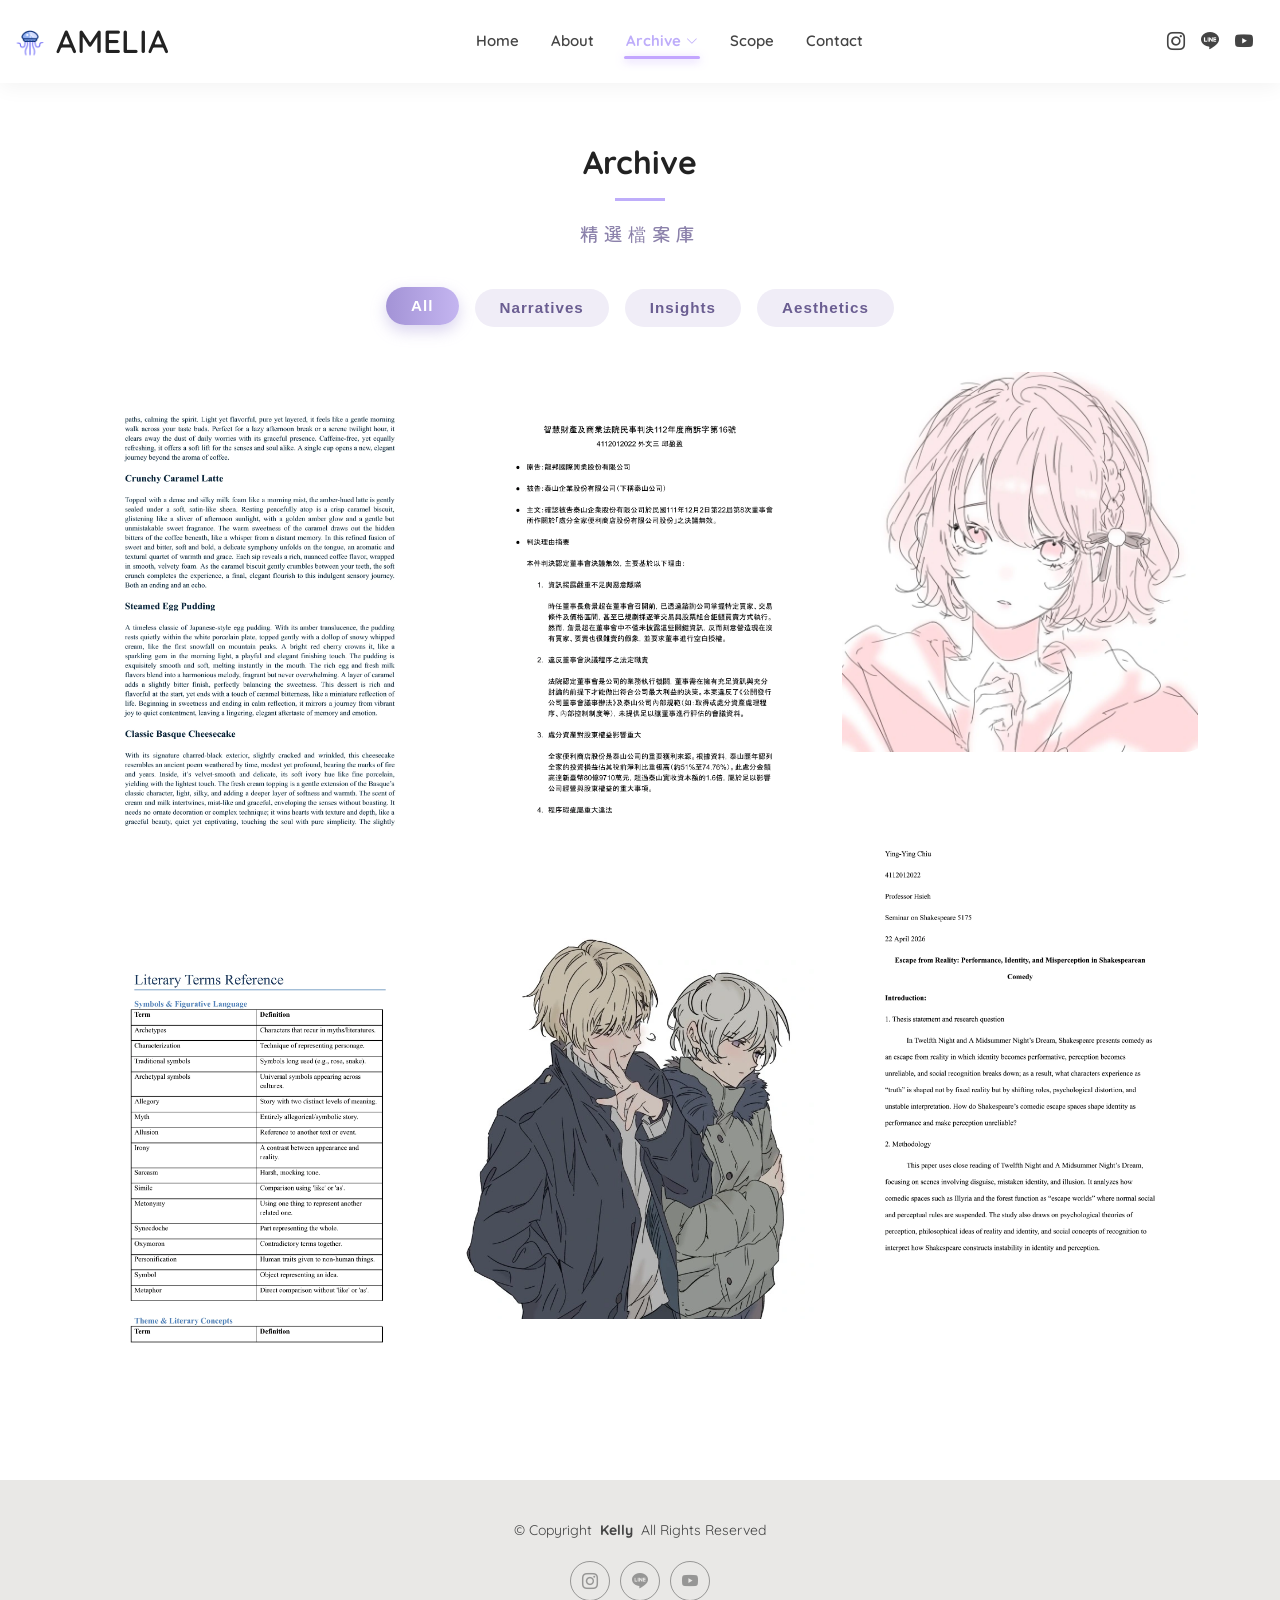
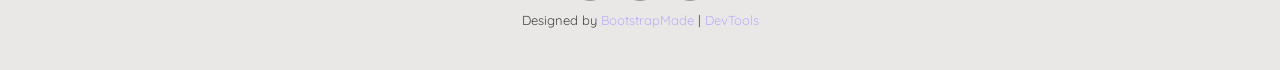
<file: portfolio.html>
<!DOCTYPE html>
<html lang="zh-Hant">

<head>
  <meta charset="utf-8">
  <meta content="width=device-width, initial-scale=1.0" name="viewport">
  <title>Portfolio - Amelia</title>
  <meta name="description" content="">
  <meta name="keywords" content="">

  <!-- Favicons -->
  <link href="assets/img/jellyfish.gif" rel="icon">
  <link href="assets/img/apple-touch-icon.png" rel="apple-touch-icon">

  <!-- Fonts -->
  <link href="https://fonts.googleapis.com" rel="preconnect">
  <link href="https://fonts.gstatic.com" rel="preconnect" crossorigin>
  <link href="https://fonts.googleapis.com/css2?family=Quicksand:wght@300;400;500;600;700&family=Zen+Maru+Gothic:wght@300;400;500;700&display=swap" rel="stylesheet">

  <!-- Vendor CSS Files -->
  <link href="assets/vendor/bootstrap/css/bootstrap.min.css" rel="stylesheet">
  <link href="assets/vendor/bootstrap-icons/bootstrap-icons.css" rel="stylesheet">
  <link href="assets/vendor/aos/aos.css" rel="stylesheet">
  <link href="assets/vendor/swiper/swiper-bundle.min.css" rel="stylesheet">
  <link href="assets/vendor/glightbox/css/glightbox.min.css" rel="stylesheet">

  <!-- Main CSS File -->
  <link href="assets/css/main.css" rel="stylesheet">

  <!-- =======================================================
  * Template Name: Kelly
  * Template URL: https://bootstrapmade.com/kelly-free-bootstrap-cv-resume-html-template/
  * Updated: Aug 07 2024 with Bootstrap v5.3.3
  * Author: BootstrapMade.com
  * License: https://bootstrapmade.com/license/
  ======================================================== -->
</head>

<body class="index-page">

  <header id="header" class="header d-flex align-items-center sticky-top">
    <div class="container-fluid position-relative d-flex align-items-center justify-content-between">
      
      <a href="index.html" class="logo d-flex align-items-center me-auto me-xl-0" style="background: transparent !important;">
        <img src="assets/img/jellyfish.gif" alt="Amelia Logo">
        <h1 class="sitename" style="background: transparent !important;">Amelia</h1>
      </a>

    <nav id="navmenu" class="navmenu">
  <ul>
    <li><a href="index.html">Home</a></li>
    <li><a href="about.html">About</a></li>
    <li class="dropdown">
    <a href="portfolio.html" class="active"><span>Archive</span> 
    <i class="bi bi-chevron-down toggle-dropdown"></i> </a>
    <ul>
      <li><a href="portfolio-details.html">Literary Transcreation</a></li>
    </ul>
    </li>
    <li><a href="services.html">Scope</a></li>
    <li><a href="contact.html">Contact</a></li>
  </ul>
  <i class="mobile-nav-toggle d-xl-none bi bi-list"></i>
    </nav>

      <div class="header-social-links">
        <a href="https://www.instagram.com/matsuri.93?igsh=MWt0cXF5dmk4d3llag==" class="instagram" target="_blank" rel="noopener noreferrer"><i class="bi bi-instagram"></i></a>
        <a href="https://line.me/ti/p/NBkm4iWJAl" class="line" target="_blank" rel="noopener noreferrer"><i class="bi bi-line"></i></a>
        <a href="https://youtu.be/dQw4w9WgXcQ?si=Q1DPz4vfiVo5fPMh" class="youtube" target="_blank" rel="noopener noreferrer"><i class="bi bi-youtube"></i></a>
      </div>

    </div>
  </header>

  <main class="main">

    <!-- Portfolio Section -->
    <section id="portfolio" class="portfolio section">

  <div class="container section-title" data-aos="fade-down">
    <h2>Archive</h2>
    <p class="portfolio-zh">精選檔案庫</p>
  </div><div class="container">

    <div class="isotope-layout" data-default-filter="*" data-layout="masonry" data-sort="original-order">

      <ul class="portfolio-filters isotope-filters" data-aos="fade-down" data-aos-delay="100">
        <li data-filter="*" class="filter-active">All</li>
        <li data-filter=".filter-narratives">Narratives</li>
        <li data-filter=".filter-insights">Insights</li>
        <li data-filter=".filter-aesthetics">Aesthetics</li>
      </ul><div class="row gy-4 isotope-container" data-aos="fade-down" data-aos-delay="200">

        <div class="col-lg-4 col-md-6 portfolio-item isotope-item filter-narratives">
          <img src="assets/img/masonry-portfolio/translation.webp" class="img-fluid" alt="">
          <div class="portfolio-info">
            <h4>Literary Translation</h4>
            <p>Narratives</p>
            <a href="assets/img/masonry-portfolio/translation.webp" title="Literary Translation" data-gallery="portfolio-gallery" class="glightbox preview-link"><i class="bi bi-zoom-in"></i></a>
            <a href="portfolio-details.html" title="More Details" class="details-link"><i class="bi bi-link-45deg"></i></a>
          </div>
        </div><div class="col-lg-4 col-md-6 portfolio-item isotope-item filter-insights">
          <img src="assets/img/masonry-portfolio/legal.webp" class="img-fluid" alt="">
          <div class="portfolio-info">
            <h4>Legal Consulting</h4>
            <p>Insights</p>
            <a href="assets/img/masonry-portfolio/legal.webp" title="Legal Consulting" data-gallery="portfolio-gallery" class="glightbox preview-link"><i class="bi bi-zoom-in"></i></a>
            <a href="portfolio-details.html" title="More Details" class="details-link"><i class="bi bi-link-45deg"></i></a>
          </div>
        </div><div class="col-lg-4 col-md-6 portfolio-item isotope-item filter-aesthetics">
          <img src="assets/img/masonry-portfolio/art2.webp" class="img-fluid" alt="">
          <div class="portfolio-info">
            <h4>Artistic Reverie</h4>
            <p>Aesthetics</p>
            <a href="assets/img/masonry-portfolio/art2.webp" title="Brand Visuals" data-gallery="portfolio-gallery" class="glightbox preview-link"><i class="bi bi-zoom-in"></i></a>
            <a href="portfolio-details.html" title="More Details" class="details-link"><i class="bi bi-link-45deg"></i></a>
          </div>
        </div><div class="col-lg-4 col-md-6 portfolio-item isotope-item filter-narratives">
          <img src="assets/img/masonry-portfolio/literature.webp" class="img-fluid" alt="">
          <div class="portfolio-info">
            <h4>Academic Writing</h4>
            <p>Narratives</p>
            <a href="assets/img/masonry-portfolio/literature.webp" title="Academic Writing" data-gallery="portfolio-gallery" class="glightbox preview-link"><i class="bi bi-zoom-in"></i></a>
            <a href="portfolio-details.html" title="More Details" class="details-link"><i class="bi bi-link-45deg"></i></a>
          </div>
        </div><div class="col-lg-4 col-md-6 portfolio-item isotope-item filter-insights">
          <img src="assets/img/masonry-portfolio/tutor.webp" class="img-fluid" alt="">
          <div class="portfolio-info">
            <h4>Lecture Materials</h4>
            <p>Insights</p>
            <a href="assets/img/masonry-portfolio/tutor.webp" title="Lecture Materials" data-gallery="portfolio-gallery" class="glightbox preview-link"><i class="bi bi-zoom-in"></i></a>
            <a href="portfolio-details.html" title="More Details" class="details-link"><i class="bi bi-link-45deg"></i></a>
          </div>
        </div><div class="col-lg-4 col-md-6 portfolio-item isotope-item filter-aesthetics">
          <img src="assets/img/masonry-portfolio/art1.webp" class="img-fluid" alt="">
          <div class="portfolio-info">
            <h4>Phantasmal Creation</h4>
            <p>Aesthetics</p>
            <a href="assets/img/masonry-portfolio/art1.webp" title="Social Media Layout" data-gallery="portfolio-gallery" class="glightbox preview-link"><i class="bi bi-zoom-in"></i></a>
            <a href="portfolio-details.html" title="More Details" class="details-link"><i class="bi bi-link-45deg"></i></a>
          </div>
        </div></div></div>

  </div>

</section><!-- /Portfolio Section -->


  </main>


  <footer id="footer" class="footer light-background">


    <div class="container">
      <div class="copyright text-center ">
        <p>© <span>Copyright</span> <strong class="px-1 sitename">Kelly</strong> <span>All Rights Reserved<br></span></p>
      </div>
      <div class="social-links d-flex justify-content-center">
      <!--  <a href="#" class="twitter"><i class="bi bi-twitter-x"></i></a> -->
      <!--  <a href="#" class="facebook"><i class="bi bi-facebook"></i></a> -->
        <a href="https://www.instagram.com/matsuri.93?igsh=MWt0cXF5dmk4d3llag==" class="instagram" target="_blank"><i class="bi bi-instagram"></i></a>
        <a href="https://line.me/ti/p/NBkm4iWJAl" class="line" target="_blank"><i class="bi bi-line"></i></a>
        <a href="https://youtu.be/dQw4w9WgXcQ?si=Q1DPz4vfiVo5fPMh" class="youtube" target="_blank"><i class="bi bi-youtube"></i></a>
      <!--  <a href="#" class="linkedin"><i class="bi bi-linkedin"></i></a> -->
      </div>
      <div class="credits">
        <!-- All the links in the footer should remain intact. -->
        <!-- You can delete the links only if you've purchased the pro version. -->
        <!-- Licensing information: https://bootstrapmade.com/license/ -->
        <!-- Purchase the pro version with working PHP/AJAX contact form: [buy-url] -->
        Designed by <a href="https://bootstrapmade.com/">BootstrapMade</a> | <a href="https://bootstrapmade.com/tools/">DevTools</a>
      </div>
    </div>


  </footer>


  <!-- Scroll Top -->
  <a href="#" id="scroll-top" class="scroll-top d-flex align-items-center justify-content-center"><i class="bi bi-arrow-up-short"></i></a>


  <!-- Preloader -->
  <div id="preloader"></div>


  <!-- Vendor JS Files -->
  <script src="assets/vendor/bootstrap/js/bootstrap.bundle.min.js"></script>
  <script src="assets/vendor/php-email-form/validate.js"></script>
  <script src="assets/vendor/aos/aos.js"></script>
  <script src="assets/vendor/waypoints/noframework.waypoints.js"></script>
  <script src="assets/vendor/purecounter/purecounter_vanilla.js"></script>
  <script src="assets/vendor/swiper/swiper-bundle.min.js"></script>
  <script src="assets/vendor/glightbox/js/glightbox.min.js"></script>
  <script src="assets/vendor/imagesloaded/imagesloaded.pkgd.min.js"></script>
  <script src="assets/vendor/isotope-layout/isotope.pkgd.min.js"></script>


  <!-- Main JS File -->
  <script src="assets/js/main.js"></script>


</body>


</html>
</file>
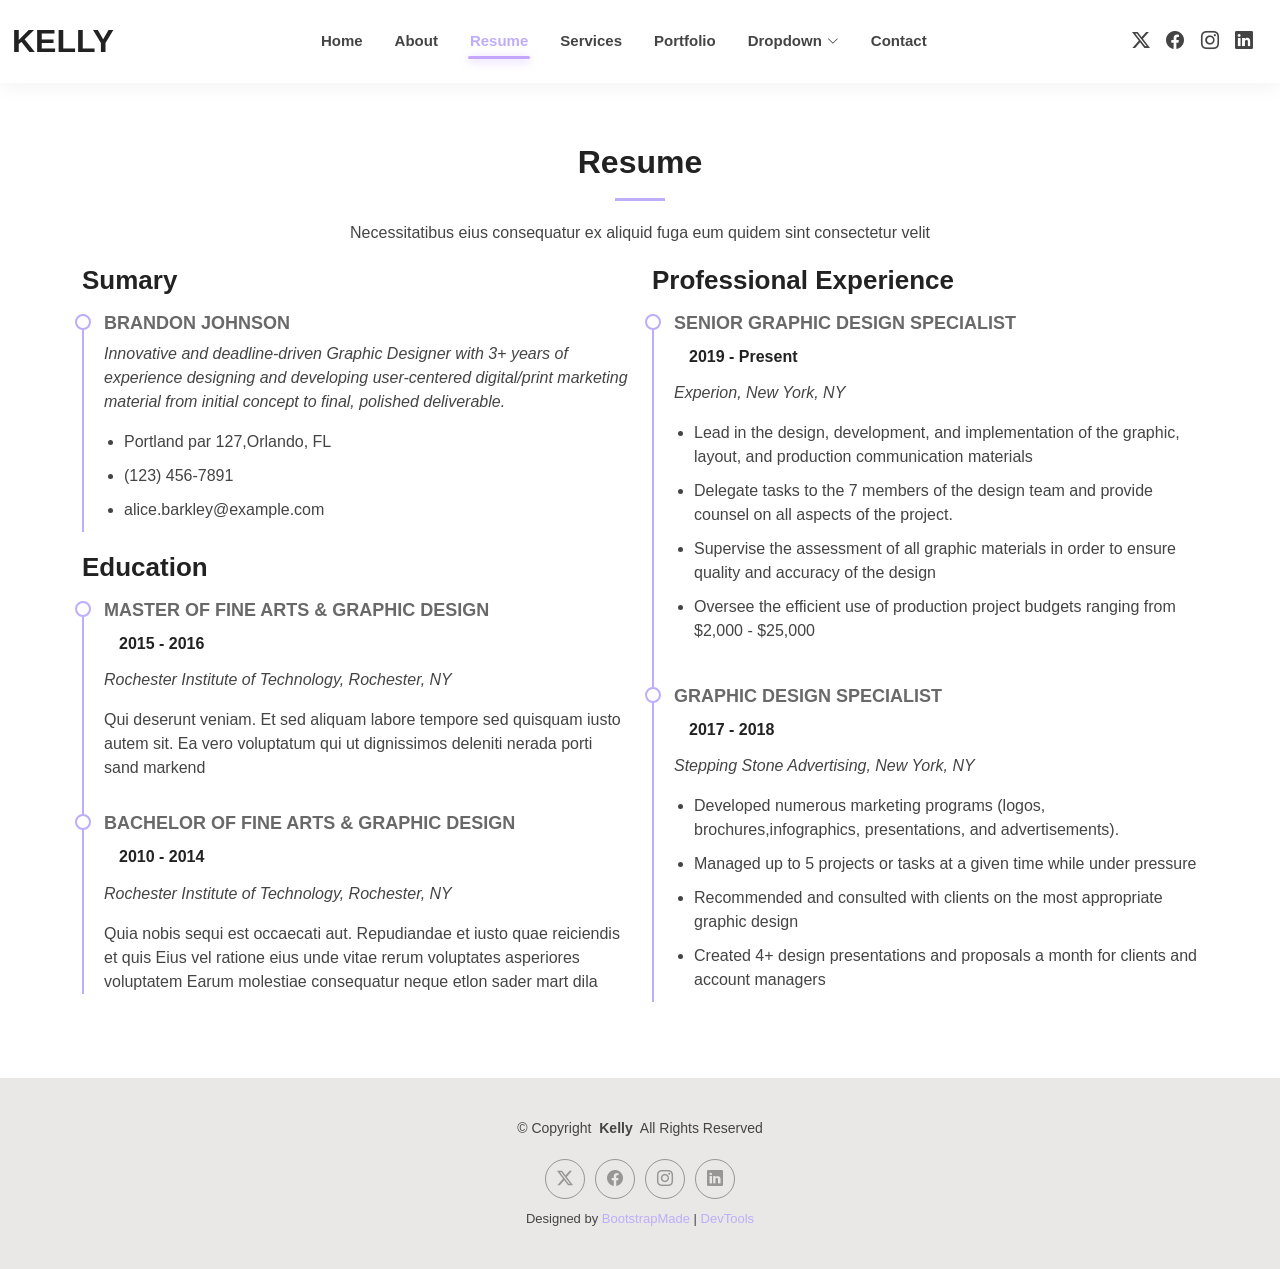
<file: resume.html>
<!DOCTYPE html>
<html lang="en">

<head>
  <meta charset="utf-8">
  <meta content="width=device-width, initial-scale=1.0" name="viewport">
  <title>Resume - Kelly Bootstrap Template</title>
  <meta name="description" content="">
  <meta name="keywords" content="">

  <!-- Favicons -->
  <link href="assets/img/favicon.png" rel="icon">
  <link href="assets/img/apple-touch-icon.png" rel="apple-touch-icon">

  <!-- Fonts -->
  <link href="https://fonts.googleapis.com" rel="preconnect">
  <link href="https://fonts.gstatic.com" rel="preconnect" crossorigin>
  <link href="https://fonts.googleapis.com/css2?family=Roboto:ital,wght@0,100;0,300;0,400;0,500;0,700;0,900;1,100;1,300;1,400;1,500;1,700;1,900&family=Poppins:ital,wght@0,100;0,200;0,300;0,400;0,500;0,600;0,700;0,800;0,900;1,100;1,200;1,300;1,400;1,500;1,600;1,700;1,800;1,900&family=Raleway:ital,wght@0,100;0,200;0,300;0,400;0,500;0,600;0,700;0,800;0,900;1,100;1,200;1,300;1,400;1,500;1,600;1,700;1,800;1,900&display=swap" rel="stylesheet">

  <!-- Vendor CSS Files -->
  <link href="assets/vendor/bootstrap/css/bootstrap.min.css" rel="stylesheet">
  <link href="assets/vendor/bootstrap-icons/bootstrap-icons.css" rel="stylesheet">
  <link href="assets/vendor/aos/aos.css" rel="stylesheet">
  <link href="assets/vendor/swiper/swiper-bundle.min.css" rel="stylesheet">
  <link href="assets/vendor/glightbox/css/glightbox.min.css" rel="stylesheet">

  <!-- Main CSS File -->
  <link href="assets/css/main.css" rel="stylesheet">

  <!-- =======================================================
  * Template Name: Kelly
  * Template URL: https://bootstrapmade.com/kelly-free-bootstrap-cv-resume-html-template/
  * Updated: Aug 07 2024 with Bootstrap v5.3.3
  * Author: BootstrapMade.com
  * License: https://bootstrapmade.com/license/
  ======================================================== -->
</head>

<body class="resume-page">

  <header id="header" class="header d-flex align-items-center light-background sticky-top">
    <div class="container-fluid position-relative d-flex align-items-center justify-content-between">

      <a href="index.html" class="logo d-flex align-items-center me-auto me-xl-0">
        <!-- Uncomment the line below if you also wish to use an image logo -->
        <!-- <img src="assets/img/logo.png" alt=""> -->
        <h1 class="sitename">Kelly</h1>
      </a>

      <nav id="navmenu" class="navmenu">
        <ul>
          <li><a href="index.html">Home</a></li>
          <li><a href="about.html">About</a></li>
          <li><a href="resume.html" class="active">Resume</a></li>
          <li><a href="services.html">Services</a></li>
          <li><a href="portfolio.html">Portfolio</a></li>
          <li class="dropdown"><a href="#"><span>Dropdown</span> <i class="bi bi-chevron-down toggle-dropdown"></i></a>
            <ul>
              <li><a href="#">Dropdown 1</a></li>
              <li class="dropdown"><a href="#"><span>Deep Dropdown</span> <i class="bi bi-chevron-down toggle-dropdown"></i></a>
                <ul>
                  <li><a href="#">Deep Dropdown 1</a></li>
                  <li><a href="#">Deep Dropdown 2</a></li>
                  <li><a href="#">Deep Dropdown 3</a></li>
                  <li><a href="#">Deep Dropdown 4</a></li>
                  <li><a href="#">Deep Dropdown 5</a></li>
                </ul>
              </li>
              <li><a href="#">Dropdown 2</a></li>
              <li><a href="#">Dropdown 3</a></li>
              <li><a href="#">Dropdown 4</a></li>
            </ul>
          </li>
          <li><a href="contact.html">Contact</a></li>
        </ul>
        <i class="mobile-nav-toggle d-xl-none bi bi-list"></i>
      </nav>

      <div class="header-social-links">
        <a href="#" class="twitter"><i class="bi bi-twitter-x"></i></a>
        <a href="#" class="facebook"><i class="bi bi-facebook"></i></a>
        <a href="#" class="instagram"><i class="bi bi-instagram"></i></a>
        <a href="#" class="linkedin"><i class="bi bi-linkedin"></i></a>
      </div>

    </div>
  </header>

  <main class="main">

    <!-- Resume Section -->
    <section id="resume" class="resume section">

      <!-- Section Title -->
      <div class="container section-title" data-aos="fade-up">
        <h2>Resume</h2>
        <p>Necessitatibus eius consequatur ex aliquid fuga eum quidem sint consectetur velit</p>
      </div><!-- End Section Title -->

      <div class="container">

        <div class="row">

          <div class="col-lg-6" data-aos="fade-up" data-aos-delay="100">
            <h3 class="resume-title">Sumary</h3>

            <div class="resume-item pb-0">
              <h4>Brandon Johnson</h4>
              <p><em>Innovative and deadline-driven Graphic Designer with 3+ years of experience designing and developing user-centered digital/print marketing material from initial concept to final, polished deliverable.</em></p>
              <ul>
                <li>Portland par 127,Orlando, FL</li>
                <li>(123) 456-7891</li>
                <li>alice.barkley@example.com</li>
              </ul>
            </div><!-- Edn Resume Item -->

            <h3 class="resume-title">Education</h3>
            <div class="resume-item">
              <h4>Master of Fine Arts &amp; Graphic Design</h4>
              <h5>2015 - 2016</h5>
              <p><em>Rochester Institute of Technology, Rochester, NY</em></p>
              <p>Qui deserunt veniam. Et sed aliquam labore tempore sed quisquam iusto autem sit. Ea vero voluptatum qui ut dignissimos deleniti nerada porti sand markend</p>
            </div><!-- Edn Resume Item -->

            <div class="resume-item">
              <h4>Bachelor of Fine Arts &amp; Graphic Design</h4>
              <h5>2010 - 2014</h5>
              <p><em>Rochester Institute of Technology, Rochester, NY</em></p>
              <p>Quia nobis sequi est occaecati aut. Repudiandae et iusto quae reiciendis et quis Eius vel ratione eius unde vitae rerum voluptates asperiores voluptatem Earum molestiae consequatur neque etlon sader mart dila</p>
            </div><!-- Edn Resume Item -->

          </div>

          <div class="col-lg-6" data-aos="fade-up" data-aos-delay="200">
            <h3 class="resume-title">Professional Experience</h3>
            <div class="resume-item">
              <h4>Senior graphic design specialist</h4>
              <h5>2019 - Present</h5>
              <p><em>Experion, New York, NY </em></p>
              <ul>
                <li>Lead in the design, development, and implementation of the graphic, layout, and production communication materials</li>
                <li>Delegate tasks to the 7 members of the design team and provide counsel on all aspects of the project. </li>
                <li>Supervise the assessment of all graphic materials in order to ensure quality and accuracy of the design</li>
                <li>Oversee the efficient use of production project budgets ranging from $2,000 - $25,000</li>
              </ul>
            </div><!-- Edn Resume Item -->

            <div class="resume-item">
              <h4>Graphic design specialist</h4>
              <h5>2017 - 2018</h5>
              <p><em>Stepping Stone Advertising, New York, NY</em></p>
              <ul>
                <li>Developed numerous marketing programs (logos, brochures,infographics, presentations, and advertisements).</li>
                <li>Managed up to 5 projects or tasks at a given time while under pressure</li>
                <li>Recommended and consulted with clients on the most appropriate graphic design</li>
                <li>Created 4+ design presentations and proposals a month for clients and account managers</li>
              </ul>
            </div><!-- Edn Resume Item -->

          </div>

        </div>

      </div>

    </section><!-- /Resume Section -->

  </main>

  <footer id="footer" class="footer light-background">

    <div class="container">
      <div class="copyright text-center ">
        <p>© <span>Copyright</span> <strong class="px-1 sitename">Kelly</strong> <span>All Rights Reserved<br></span></p>
      </div>
      <div class="social-links d-flex justify-content-center">
        <a href=""><i class="bi bi-twitter-x"></i></a>
        <a href=""><i class="bi bi-facebook"></i></a>
        <a href=""><i class="bi bi-instagram"></i></a>
        <a href=""><i class="bi bi-linkedin"></i></a>
      </div>
      <div class="credits">
        <!-- All the links in the footer should remain intact. -->
        <!-- You can delete the links only if you've purchased the pro version. -->
        <!-- Licensing information: https://bootstrapmade.com/license/ -->
        <!-- Purchase the pro version with working PHP/AJAX contact form: [buy-url] -->
        Designed by <a href="https://bootstrapmade.com/">BootstrapMade</a> | <a href="https://bootstrapmade.com/tools/">DevTools</a>
      </div>
    </div>

  </footer>

  <!-- Scroll Top -->
  <a href="#" id="scroll-top" class="scroll-top d-flex align-items-center justify-content-center"><i class="bi bi-arrow-up-short"></i></a>

  <!-- Preloader -->
  <div id="preloader"></div>

  <!-- Vendor JS Files -->
  <script src="assets/vendor/bootstrap/js/bootstrap.bundle.min.js"></script>
  <script src="assets/vendor/php-email-form/validate.js"></script>
  <script src="assets/vendor/aos/aos.js"></script>
  <script src="assets/vendor/waypoints/noframework.waypoints.js"></script>
  <script src="assets/vendor/purecounter/purecounter_vanilla.js"></script>
  <script src="assets/vendor/swiper/swiper-bundle.min.js"></script>
  <script src="assets/vendor/glightbox/js/glightbox.min.js"></script>
  <script src="assets/vendor/imagesloaded/imagesloaded.pkgd.min.js"></script>
  <script src="assets/vendor/isotope-layout/isotope.pkgd.min.js"></script>

  <!-- Main JS File -->
  <script src="assets/js/main.js"></script>

</body>

</html>
</file>
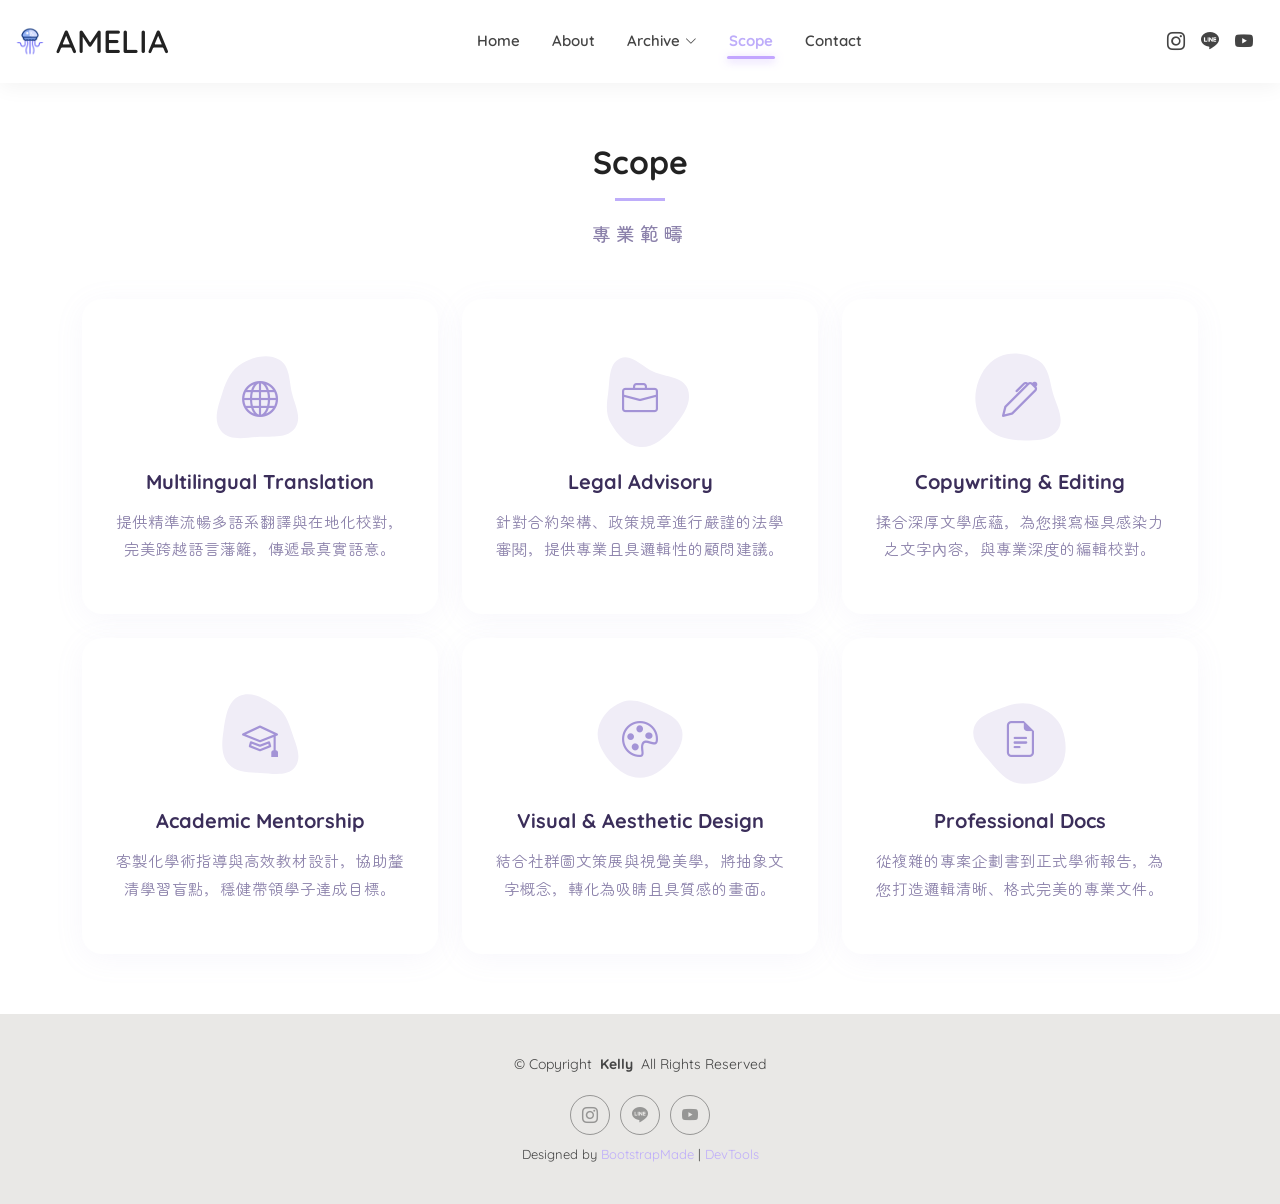
<file: services.html>
<!DOCTYPE html>
<html lang="zh-Hant">

<head>
  <meta charset="utf-8">
  <meta content="width=device-width, initial-scale=1.0" name="viewport">
  <title>Services - Amelia</title>
  <meta name="description" content="">
  <meta name="keywords" content="">

  <!-- Favicons -->
  <link href="assets/img/jellyfish.gif" rel="icon">
  <link href="assets/img/apple-touch-icon.png" rel="apple-touch-icon">

  <!-- Fonts -->
  <link href="https://fonts.googleapis.com" rel="preconnect">
  <link href="https://fonts.gstatic.com" rel="preconnect" crossorigin>
  <link href="https://fonts.googleapis.com/css2?family=Quicksand:wght@300;400;500;600;700&family=Zen+Maru+Gothic:wght@300;400;500;700&display=swap" rel="stylesheet">

  <!-- Vendor CSS Files -->
  <link href="assets/vendor/bootstrap/css/bootstrap.min.css" rel="stylesheet">
  <link href="assets/vendor/bootstrap-icons/bootstrap-icons.css" rel="stylesheet">
  <link href="assets/vendor/aos/aos.css" rel="stylesheet">
  <link href="assets/vendor/swiper/swiper-bundle.min.css" rel="stylesheet">
  <link href="assets/vendor/glightbox/css/glightbox.min.css" rel="stylesheet">

  <!-- Main CSS File -->
  <link href="assets/css/main.css" rel="stylesheet">

  <!-- =======================================================
  * Template Name: Kelly
  * Template URL: https://bootstrapmade.com/kelly-free-bootstrap-cv-resume-html-template/
  * Updated: Aug 07 2024 with Bootstrap v5.3.3
  * Author: BootstrapMade.com
  * License: https://bootstrapmade.com/license/
  ======================================================== -->
</head>

<body class="index-page">

  <header id="header" class="header d-flex align-items-center sticky-top">
    <div class="container-fluid position-relative d-flex align-items-center justify-content-between">
      
      <a href="index.html" class="logo d-flex align-items-center me-auto me-xl-0" style="background: transparent !important;">
        <img src="assets/img/jellyfish.gif" alt="Amelia Logo">
        <h1 class="sitename" style="background: transparent !important;">Amelia</h1>
      </a>

    <nav id="navmenu" class="navmenu">
  <ul>
    <li><a href="index.html">Home</a></li>
    <li><a href="about.html">About</a></li>
    <li class="dropdown">
    <a href="portfolio.html"><span>Archive</span> 
    <i class="bi bi-chevron-down toggle-dropdown"></i> </a>
    <ul>
      <li><a href="portfolio-details.html">Literary Transcreation</a></li>
    </ul>
    </li>
    <li><a href="services.html" class="active">Scope</a></li>
    <li><a href="contact.html">Contact</a></li>
  </ul>
  <i class="mobile-nav-toggle d-xl-none bi bi-list"></i>
    </nav>

      <div class="header-social-links">
        <a href="https://www.instagram.com/matsuri.93?igsh=MWt0cXF5dmk4d3llag==" class="instagram" target="_blank" rel="noopener noreferrer"><i class="bi bi-instagram"></i></a>
        <a href="https://line.me/ti/p/NBkm4iWJAl" class="line" target="_blank" rel="noopener noreferrer"><i class="bi bi-line"></i></a>
        <a href="https://youtu.be/dQw4w9WgXcQ?si=Q1DPz4vfiVo5fPMh" class="youtube" target="_blank" rel="noopener noreferrer"><i class="bi bi-youtube"></i></a>
      </div>

    </div>
  </header>

  <main class="main">


    <!-- Services Section -->
    <section id="services" class="services section">

 <div class="container section-title" data-aos="fade-down">
    <h2>Scope</h2>
    <p class="services-zh">專業範疇</p>
  </div><div class="container">
    <div class="row gy-4">

      <div class="col-lg-4 col-md-6" data-aos="fade-down" data-aos-delay="100">
        <div class="service-item position-relative">
          <div class="icon">
            <svg width="100" height="100" viewBox="0 0 600 600" xmlns="http://www.w3.org/2000/svg">
              <path stroke="none" stroke-width="0" fill="#f0edf7" d="M300,521.0016835830174C376.1290562159157,517.8887921683347,466.0731472004068,529.7835943286574,510.70327084640275,468.03025145048787C554.3714126377745,407.6079735673963,508.03601936045806,328.9844924480964,491.2728898941984,256.3432110539036C474.5976632858925,184.082847569629,479.9380746630129,96.60480741107993,416.23090153303,58.64404602377083C348.86323505073057,18.502131276798302,261.93793281208167,40.57373210992963,193.5410806939664,78.93577620505333C130.42746243093433,114.334589627462,98.30271207620316,179.96522072025542,76.75703585869454,249.04625023123273C51.97151888228291,328.5150500222984,13.704378332031375,421.85034740162234,66.52175969318436,486.19268352777647C119.04800174914682,550.1803526380478,217.28368757567262,524.383925680826,300,521.0016835830174"></path>
            </svg>
            <i class="bi bi-globe"></i>
          </div>
          <a href="#" class="stretched-link">
            <h3>Multilingual Translation</h3>
          </a>
          <p>提供精準流暢多語系翻譯與在地化校對，完美跨越語言藩籬，傳遞最真實語意。</p>
        </div>
      </div><div class="col-lg-4 col-md-6" data-aos="fade-down" data-aos-delay="200">
        <div class="service-item position-relative">
          <div class="icon">
            <svg width="100" height="100" viewBox="0 0 600 600" xmlns="http://www.w3.org/2000/svg">
              <path stroke="none" stroke-width="0" fill="#f0edf7" d="M300,582.0697525312426C382.5290701553225,586.8405444964366,449.9789794690241,525.3245884688669,502.5850820975895,461.55621195738473C556.606425686781,396.0723002908107,615.8543463187945,314.28637112970534,586.6730223649479,234.56875336149918C558.9533121215079,158.8439757836574,454.9685369536778,164.00468322053177,381.49747125262974,130.76875717737553C312.15926192815925,99.40240125094834,248.97055460311594,18.661163978235184,179.8680185752513,50.54337015887873C110.5421016452524,82.52863877960104,119.82277516462835,180.83849132639028,109.12597500060166,256.43424936330496C100.08760227029461,320.3096726198365,92.17705696193138,384.0621239912766,124.79988738764834,439.7174275375508C164.83382741302287,508.01625554203684,220.96474134820875,577.5009287672846,300,582.0697525312426"></path>
            </svg>
            <i class="bi bi-briefcase"></i>
          </div>
          <a href="#" class="stretched-link">
            <h3>Legal Advisory</h3>
          </a>
          <p>針對合約架構、政策規章進行嚴謹的法學審閱，提供專業且具邏輯性的顧問建議。</p>
        </div>
      </div><div class="col-lg-4 col-md-6" data-aos="fade-down" data-aos-delay="300">
        <div class="service-item position-relative">
          <div class="icon">
            <svg width="100" height="100" viewBox="0 0 600 600" xmlns="http://www.w3.org/2000/svg">
              <path stroke="none" stroke-width="0" fill="#f0edf7" d="M300,541.5067337569781C382.14930387511276,545.0595476570109,479.8736841581634,548.3450877840088,526.4010558755058,480.5488172755941C571.5218469581645,414.80211281144784,517.5187510058486,332.0715597781072,496.52539010469104,255.14436215662573C477.37192572678356,184.95920475031193,473.57363656557914,105.61284051026155,413.0603344069578,65.22779650032875C343.27470386102294,18.654635553484475,251.2091493199835,5.337323636656869,175.0934190732945,40.62881213300186C97.87086631185822,76.43348514350839,51.98124368387456,156.15599469081315,36.44837278890362,239.84606092416172C21.716077023791087,319.22268207091537,43.775223500013084,401.1760424656574,96.891909868211,461.97329694683043C147.22146801428983,519.5804099606455,223.5754009179313,538.201503339737,300,541.5067337569781"></path>
            </svg>
            <i class="bi bi-pen"></i>
          </div>
          <a href="#" class="stretched-link">
            <h3>Copywriting & Editing</h3>
          </a>
          <p>揉合深厚文學底蘊，為您撰寫極具感染力之文字內容，與專業深度的編輯校對。</p>
        </div>
      </div><div class="col-lg-4 col-md-6" data-aos="fade-down" data-aos-delay="400">
        <div class="service-item position-relative">
          <div class="icon">
            <svg width="100" height="100" viewBox="0 0 600 600" xmlns="http://www.w3.org/2000/svg">
              <path stroke="none" stroke-width="0" fill="#f0edf7" d="M300,503.46388370962813C374.79870501325706,506.71871716319447,464.8034551963731,527.1746412648533,510.4981551193396,467.86667711651364C555.9287308511215,408.9015244558933,512.6030010748507,327.5744911775523,490.211057578863,256.5855673507754C471.097692560561,195.9906835881958,447.69079081568157,138.11976852964426,395.19560036434837,102.3242989838813C329.3053358748298,57.3949838291264,248.02791733380457,8.279543830951368,175.87071277845988,42.242879143198664C103.41431057327972,76.34704239035025,93.79494320519305,170.9812938413882,81.28167332365135,250.07896920659033C70.17666984294237,320.27484674793965,64.84698225790005,396.69656628748305,111.28512138212992,450.4950937839243C156.20124167950087,502.5303643271138,231.32542653798444,500.4755392045468,300,503.46388370962813"></path>
            </svg>
            <i class="bi bi-mortarboard"></i>
          </div>
          <a href="#" class="stretched-link">
            <h3>Academic Mentorship</h3>
          </a>
          <p>客製化學術指導與高效教材設計，協助釐清學習盲點，穩健帶領學子達成目標。</p>
        </div>
      </div><div class="col-lg-4 col-md-6" data-aos="fade-down" data-aos-delay="500">
        <div class="service-item position-relative">
          <div class="icon">
            <svg width="100" height="100" viewBox="0 0 600 600" xmlns="http://www.w3.org/2000/svg">
              <path stroke="none" stroke-width="0" fill="#f0edf7" d="M300,532.3542879108572C369.38199826031484,532.3153073249985,429.10787420159085,491.63046689027357,474.5244479745417,439.17860296908856C522.8885846962883,383.3225815378663,569.1668002868075,314.3205725914397,550.7432151929288,242.7694973846089C532.6665558377875,172.5657663291529,456.2379748765914,142.6223662098291,390.3689995646985,112.34683881706744C326.66090330228417,83.06452184765237,258.84405631176094,53.51806209861945,193.32584062364296,78.48882559362697C121.61183558270385,105.82097193414197,62.805066853699245,167.19869350419734,48.57481801355237,242.6138429142374C34.843463184063346,315.3850353017275,76.69343916112496,383.4422959591041,125.22947124332185,439.3748458443577C170.7312796277747,491.8107796887764,230.57421082200815,532.3932930995766,300,532.3542879108572"></path>
            </svg>
            <i class="bi bi-palette"></i>
          </div>
          <a href="#" class="stretched-link">
            <h3>Visual & Aesthetic Design</h3>
          </a>
          <p>結合社群圖文策展與視覺美學，將抽象文字概念，轉化為吸睛且具質感的畫面。</p>
        </div>
      </div><div class="col-lg-4 col-md-6" data-aos="fade-down" data-aos-delay="600">
        <div class="service-item position-relative">
          <div class="icon">
            <svg width="100" height="100" viewBox="0 0 600 600" xmlns="http://www.w3.org/2000/svg">
              <path stroke="none" stroke-width="0" fill="#f0edf7" d="M300,566.797414625762C385.7384707136149,576.1784315230908,478.7894351017131,552.8928747891023,531.9192734346935,484.94944893311C584.6109503024035,417.5663521118492,582.489472248146,322.67544863468447,553.9536738515405,242.03673114598146C529.1557734026468,171.96086150256528,465.24506316201064,127.66468636344209,395.9583748389544,100.7403814666027C334.2173773831606,76.7482773500951,269.4350130405921,84.62216499799875,207.1952322260088,107.2889140133804C132.92018162631612,134.33871894543012,41.79353780512637,160.00259165414826,22.644507872594943,236.69541883565114C3.319112789854554,314.0945973066697,72.72355303640163,379.243833228382,124.04198916343866,440.3218312028393C172.9286146004772,498.5055451809895,224.45579914871206,558.5317968840102,300,566.797414625762"></path>
            </svg>
            <i class="bi bi-file-earmark-text"></i>
          </div>
          <a href="#" class="stretched-link">
            <h3>Professional Docs</h3>
          </a>
          <p>從複雜的專案企劃書到正式學術報告，為您打造邏輯清晰、格式完美的專業文件。</p>
        </div>
      </div></div>
  </div>
</section><!-- /Services Section -->


  </main>


  <footer id="footer" class="footer light-background">


    <div class="container">
      <div class="copyright text-center ">
        <p>© <span>Copyright</span> <strong class="px-1 sitename">Kelly</strong> <span>All Rights Reserved<br></span></p>
      </div>
      <div class="social-links d-flex justify-content-center">
      <!--  <a href="#" class="twitter"><i class="bi bi-twitter-x"></i></a> -->
      <!--  <a href="#" class="facebook"><i class="bi bi-facebook"></i></a> -->
        <a href="https://www.instagram.com/matsuri.93?igsh=MWt0cXF5dmk4d3llag==" class="instagram" target="_blank"><i class="bi bi-instagram"></i></a>
        <a href="https://line.me/ti/p/NBkm4iWJAl" class="line" target="_blank"><i class="bi bi-line"></i></a>
        <a href="https://youtu.be/dQw4w9WgXcQ?si=Q1DPz4vfiVo5fPMh" class="youtube" target="_blank"><i class="bi bi-youtube"></i></a>
      <!--  <a href="#" class="linkedin"><i class="bi bi-linkedin"></i></a> -->
      </div>
      <div class="credits">
        <!-- All the links in the footer should remain intact. -->
        <!-- You can delete the links only if you've purchased the pro version. -->
        <!-- Licensing information: https://bootstrapmade.com/license/ -->
        <!-- Purchase the pro version with working PHP/AJAX contact form: [buy-url] -->
        Designed by <a href="https://bootstrapmade.com/">BootstrapMade</a> | <a href="https://bootstrapmade.com/tools/">DevTools</a>
      </div>
    </div>


  </footer>


  <!-- Scroll Top -->
  <a href="#" id="scroll-top" class="scroll-top d-flex align-items-center justify-content-center"><i class="bi bi-arrow-up-short"></i></a>


  <!-- Preloader -->
  <div id="preloader"></div>


  <!-- Vendor JS Files -->
  <script src="assets/vendor/bootstrap/js/bootstrap.bundle.min.js"></script>
  <script src="assets/vendor/php-email-form/validate.js"></script>
  <script src="assets/vendor/aos/aos.js"></script>
  <script src="assets/vendor/waypoints/noframework.waypoints.js"></script>
  <script src="assets/vendor/purecounter/purecounter_vanilla.js"></script>
  <script src="assets/vendor/swiper/swiper-bundle.min.js"></script>
  <script src="assets/vendor/glightbox/js/glightbox.min.js"></script>
  <script src="assets/vendor/imagesloaded/imagesloaded.pkgd.min.js"></script>
  <script src="assets/vendor/isotope-layout/isotope.pkgd.min.js"></script>


  <!-- Main JS File -->
  <script src="assets/js/main.js"></script>


</body>


</html>
</file>
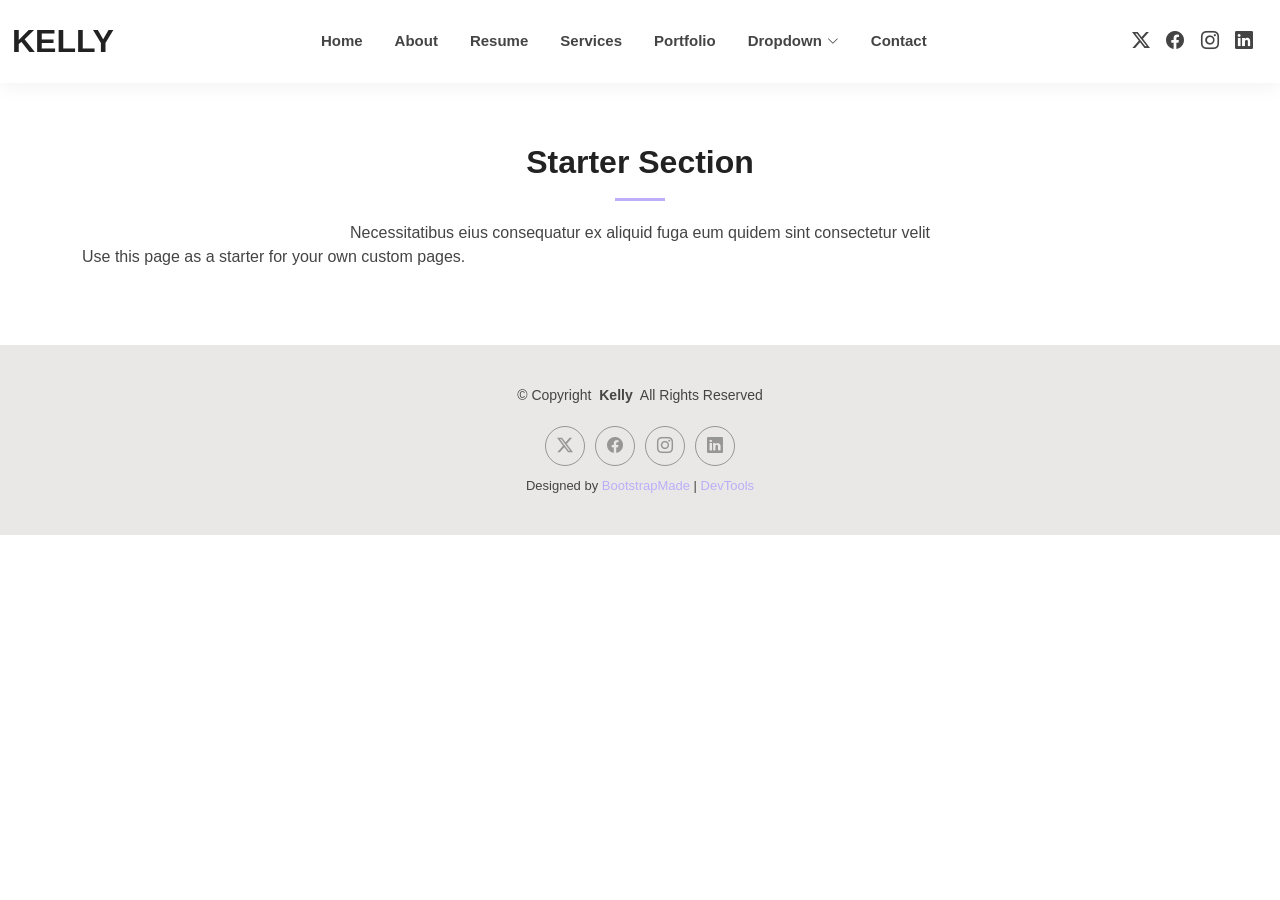
<file: starter-page.html>
<!DOCTYPE html>
<html lang="en">

<head>
  <meta charset="utf-8">
  <meta content="width=device-width, initial-scale=1.0" name="viewport">
  <title>Starter Page - Kelly Bootstrap Template</title>
  <meta name="description" content="">
  <meta name="keywords" content="">

  <!-- Favicons -->
  <link href="assets/img/favicon.png" rel="icon">
  <link href="assets/img/apple-touch-icon.png" rel="apple-touch-icon">

  <!-- Fonts -->
  <link href="https://fonts.googleapis.com" rel="preconnect">
  <link href="https://fonts.gstatic.com" rel="preconnect" crossorigin>
  <link href="https://fonts.googleapis.com/css2?family=Roboto:ital,wght@0,100;0,300;0,400;0,500;0,700;0,900;1,100;1,300;1,400;1,500;1,700;1,900&family=Poppins:ital,wght@0,100;0,200;0,300;0,400;0,500;0,600;0,700;0,800;0,900;1,100;1,200;1,300;1,400;1,500;1,600;1,700;1,800;1,900&family=Raleway:ital,wght@0,100;0,200;0,300;0,400;0,500;0,600;0,700;0,800;0,900;1,100;1,200;1,300;1,400;1,500;1,600;1,700;1,800;1,900&display=swap" rel="stylesheet">

  <!-- Vendor CSS Files -->
  <link href="assets/vendor/bootstrap/css/bootstrap.min.css" rel="stylesheet">
  <link href="assets/vendor/bootstrap-icons/bootstrap-icons.css" rel="stylesheet">
  <link href="assets/vendor/aos/aos.css" rel="stylesheet">
  <link href="assets/vendor/swiper/swiper-bundle.min.css" rel="stylesheet">
  <link href="assets/vendor/glightbox/css/glightbox.min.css" rel="stylesheet">

  <!-- Main CSS File -->
  <link href="assets/css/main.css" rel="stylesheet">

  <!-- =======================================================
  * Template Name: Kelly
  * Template URL: https://bootstrapmade.com/kelly-free-bootstrap-cv-resume-html-template/
  * Updated: Aug 07 2024 with Bootstrap v5.3.3
  * Author: BootstrapMade.com
  * License: https://bootstrapmade.com/license/
  ======================================================== -->
</head>

<body class="starter-page-page">

  <header id="header" class="header d-flex align-items-center light-background sticky-top">
    <div class="container-fluid position-relative d-flex align-items-center justify-content-between">

      <a href="index.html" class="logo d-flex align-items-center me-auto me-xl-0">
        <!-- Uncomment the line below if you also wish to use an image logo -->
        <!-- <img src="assets/img/logo.png" alt=""> -->
        <h1 class="sitename">Kelly</h1>
      </a>

      <nav id="navmenu" class="navmenu">
        <ul>
          <li><a href="index.html">Home</a></li>
          <li><a href="about.html">About</a></li>
          <li><a href="resume.html">Resume</a></li>
          <li><a href="services.html">Services</a></li>
          <li><a href="portfolio.html">Portfolio</a></li>
          <li class="dropdown"><a href="#"><span>Dropdown</span> <i class="bi bi-chevron-down toggle-dropdown"></i></a>
            <ul>
              <li><a href="#">Dropdown 1</a></li>
              <li class="dropdown"><a href="#"><span>Deep Dropdown</span> <i class="bi bi-chevron-down toggle-dropdown"></i></a>
                <ul>
                  <li><a href="#">Deep Dropdown 1</a></li>
                  <li><a href="#">Deep Dropdown 2</a></li>
                  <li><a href="#">Deep Dropdown 3</a></li>
                  <li><a href="#">Deep Dropdown 4</a></li>
                  <li><a href="#">Deep Dropdown 5</a></li>
                </ul>
              </li>
              <li><a href="#">Dropdown 2</a></li>
              <li><a href="#">Dropdown 3</a></li>
              <li><a href="#">Dropdown 4</a></li>
            </ul>
          </li>
          <li><a href="contact.html">Contact</a></li>
        </ul>
        <i class="mobile-nav-toggle d-xl-none bi bi-list"></i>
      </nav>

      <div class="header-social-links">
        <a href="#" class="twitter"><i class="bi bi-twitter-x"></i></a>
        <a href="#" class="facebook"><i class="bi bi-facebook"></i></a>
        <a href="#" class="instagram"><i class="bi bi-instagram"></i></a>
        <a href="#" class="linkedin"><i class="bi bi-linkedin"></i></a>
      </div>

    </div>
  </header>

  <main class="main">

    <!-- Starter Section Section -->
    <section id="starter-section" class="starter-section section">

      <!-- Section Title -->
      <div class="container section-title" data-aos="fade-up">
        <h2>Starter Section</h2>
        <p>Necessitatibus eius consequatur ex aliquid fuga eum quidem sint consectetur velit</p>
      </div><!-- End Section Title -->

      <div class="container" data-aos="fade-up">
        <p>Use this page as a starter for your own custom pages.</p>
      </div>

    </section><!-- /Starter Section Section -->

  </main>

  <footer id="footer" class="footer light-background">

    <div class="container">
      <div class="copyright text-center ">
        <p>© <span>Copyright</span> <strong class="px-1 sitename">Kelly</strong> <span>All Rights Reserved<br></span></p>
      </div>
      <div class="social-links d-flex justify-content-center">
        <a href=""><i class="bi bi-twitter-x"></i></a>
        <a href=""><i class="bi bi-facebook"></i></a>
        <a href=""><i class="bi bi-instagram"></i></a>
        <a href=""><i class="bi bi-linkedin"></i></a>
      </div>
      <div class="credits">
        <!-- All the links in the footer should remain intact. -->
        <!-- You can delete the links only if you've purchased the pro version. -->
        <!-- Licensing information: https://bootstrapmade.com/license/ -->
        <!-- Purchase the pro version with working PHP/AJAX contact form: [buy-url] -->
        Designed by <a href="https://bootstrapmade.com/">BootstrapMade</a> | <a href="https://bootstrapmade.com/tools/">DevTools</a>
      </div>
    </div>

  </footer>

  <!-- Scroll Top -->
  <a href="#" id="scroll-top" class="scroll-top d-flex align-items-center justify-content-center"><i class="bi bi-arrow-up-short"></i></a>

  <!-- Preloader -->
  <div id="preloader"></div>

  <!-- Vendor JS Files -->
  <script src="assets/vendor/bootstrap/js/bootstrap.bundle.min.js"></script>
  <script src="assets/vendor/php-email-form/validate.js"></script>
  <script src="assets/vendor/aos/aos.js"></script>
  <script src="assets/vendor/waypoints/noframework.waypoints.js"></script>
  <script src="assets/vendor/purecounter/purecounter_vanilla.js"></script>
  <script src="assets/vendor/swiper/swiper-bundle.min.js"></script>
  <script src="assets/vendor/glightbox/js/glightbox.min.js"></script>
  <script src="assets/vendor/imagesloaded/imagesloaded.pkgd.min.js"></script>
  <script src="assets/vendor/isotope-layout/isotope.pkgd.min.js"></script>

  <!-- Main JS File -->
  <script src="assets/js/main.js"></script>

</body>

</html>
</file>
<file: assets/css/main.css>
/**
* Template Name: Kelly
* Template URL: https://bootstrapmade.com/kelly-free-bootstrap-cv-resume-html-template/
* Updated: Aug 07 2024 with Bootstrap v5.3.3
* Author: BootstrapMade.com
* License: https://bootstrapmade.com/license/
*/

/*--------------------------------------------------------------
# Font & Color Variables
# Help: https://bootstrapmade.com/color-system/
--------------------------------------------------------------*/
/* Fonts */
:root {
  --default-font: "Quicksand", "Zen Maru Gothic", sans-serif;
  --heading-font: "Quicksand", "Zen Maru Gothic", sans-serif;
  --nav-font:     "Quicksand", "Zen Maru Gothic", sans-serif;
}

/* Global Colors - The following color variables are used throughout the website. Updating them here will change the color scheme of the entire website */
:root { 
  --background-color: #ffffff; /* Background color for the entire website, including individual sections */
  --default-color: #444444; /* Default color used for the majority of the text content across the entire website */
  --heading-color: #222222; /* Color for headings, subheadings and title throughout the website */
  --accent-color: #beadfa; /* Accent color that represents your brand on the website. It's used for buttons, links, and other elements that need to stand out */
  --surface-color: #ffffff; /* The surface color is used as a background of boxed elements within sections, such as cards, icon boxes, or other elements that require a visual separation from the global background. */
  --contrast-color: #ffffff; /* Contrast color for text, ensuring readability against backgrounds of accent, heading, or default colors. */
}

/* Nav Menu Colors - The following color variables are used specifically for the navigation menu. They are separate from the global colors to allow for more customization options */
:root {
  --nav-color: #444444;  /* The default color of the main navmenu links */
  --nav-hover-color: #beadfa; /* Applied to main navmenu links when they are hovered over or active */
  --nav-mobile-background-color: #ffffff; /* Used as the background color for mobile navigation menu */
  --nav-dropdown-background-color: #ffffff; /* Used as the background color for dropdown items that appear when hovering over primary navigation items */
  --nav-dropdown-color: #444444; /* Used for navigation links of the dropdown items in the navigation menu. */
  --nav-dropdown-hover-color: #beadfa; /* Similar to --nav-hover-color, this color is applied to dropdown navigation links when they are hovered over. */
}

/* Color Presets - These classes override global colors when applied to any section or element, providing reuse of the sam color scheme. */

.light-background {
  --background-color: #e9e8e6;
  --surface-color: #ffffff;
}

.dark-background {
  --background-color: #060606;
  --default-color: #ffffff;
  --heading-color: #ffffff;
  --surface-color: #252525;
  --contrast-color: #ffffff;
}

/* Smooth scroll */
:root {
  scroll-behavior: smooth;
}

/*--------------------------------------------------------------
# General Styling & Shared Classes
--------------------------------------------------------------*/
body {
  color: var(--default-color);
  background-color: var(--background-color);
  font-family: var(--default-font);
}

a {
  color: var(--accent-color);
  text-decoration: none;
  transition: 0.3s;
}

a:hover {
  color: color-mix(in srgb, var(--accent-color), transparent 25%);
  text-decoration: none;
}

h1,
h2,
h3,
h4,
h5,
h6 {
  color: var(--heading-color);
  font-family: var(--heading-font);
}

/*----------------------------
/* PHP Email Form Messages
------------------------------*/

.php-email-form .error-message {
  display: none;
  background: #df1529;
  color: #ffffff;
  text-align: left;
  padding: 15px;
  margin-bottom: 24px;
  font-weight: 600;
}

.php-email-form .sent-message {
  display: none;
  color: #ffffff;
  background: #059652;
  text-align: center;
  padding: 15px;
  margin-bottom: 24px;
  font-weight: 600;
}

.php-email-form .loading {
  display: none;
  background: var(--surface-color);
  text-align: center;
  padding: 15px;
  margin-bottom: 24px;
}

.php-email-form .loading:before {
  content: "";
  display: inline-block;
  border-radius: 50%;
  width: 24px;
  height: 24px;
  margin: 0 10px -6px 0;
  border: 3px solid var(--accent-color);
  border-top-color: var(--surface-color);
  animation: php-email-form-loading 1s linear infinite;
}

@keyframes php-email-form-loading {
  0% {
    transform: rotate(0deg);
  }

  100% {
    transform: rotate(360deg);
  }
}

/*--------------------------------------------------------------
# Global Header
--------------------------------------------------------------*/

.header {
  color: var(--default-color);
  background-color: rgba(255, 255, 255, 0.75) !important; 
  backdrop-filter: blur(10px) !important; 
  -webkit-backdrop-filter: blur(10px) !important;
  padding: 15px 0;
  transition: all 0.5s;
  position: relative;
  z-index: 9999;
  box-shadow: 0px 4px 20px rgba(0, 0, 0, 0.05);
}

.header .logo img {
  max-height: 36px;
  margin-right: 8px; 
}

.header .logo h1 {
  font-size: 32px;
  margin: 0;
  font-weight: 300;
  text-transform: uppercase;
  color: var(--heading-color);
}

.header .header-social-links {
  padding-right: 15px;
}

.header .header-social-links a {
  color: var(--default-color);
  padding-left: 12px;
  display: inline-block;
  transition: 0.3s;
  font-size: 18px;
}

.header .header-social-links a:hover {
  color: var(--accent-color);
}

.header .header-social-links a i {
  line-height: 0px;
}

@media (max-width: 1200px) {
  .header .logo {
    order: 1;
  }

  .header .header-social-links {
    order: 2;
  }

  .header .navmenu {
    order: 3;
  }
}

/*--------------------------------------------------------------
# Navigation Menu
--------------------------------------------------------------*/

/* Desktop Navigation */

@media (min-width: 1200px) {
  .navmenu {
    padding: 0;
  }

  .navmenu ul {
    margin: 0;
    padding: 0;
    display: flex;
    list-style: none;
    align-items: center;
  }

  .navmenu li {
    position: relative;
  }

  .navmenu>ul>li {
    white-space: nowrap;
    padding: 15px 14px;
  }

  .navmenu>ul>li:last-child {
    padding-right: 0;
  }

  .navmenu a,
  .navmenu a:focus {
    color: var(--nav-color);
    font-size: 15px;
    padding: 0 2px;
    font-family: var(--nav-font);
    font-weight: 400;
    display: flex;
    align-items: center;
    justify-content: space-between;
    white-space: nowrap;
    transition: 0.3s;
    position: relative;
  }

  .navmenu a i,
  .navmenu a:focus i {
    font-size: 12px;
    line-height: 0;
    margin-left: 5px;
    transition: 0.3s;
  }

  .navmenu>ul>li>a:before {
    content: "";
    position: absolute;
    height: 2px;
    bottom: -6px;
    left: 0;
    background-color: var(--nav-hover-color);
    visibility: hidden;
    width: 0px;
    transition: all 0.3s ease-in-out 0s;
  }

  .navmenu a:hover:before,
  .navmenu li:hover>a:before,
  .navmenu .active:before {
    visibility: visible;
    width: 25px;
  }

  .navmenu li:hover>a,
  .navmenu .active,
  .navmenu .active:focus {
    color: var(--nav-hover-color);
  }

  .navmenu .dropdown ul {
    margin: 0;
    padding: 10px 0;
    background: var(--nav-dropdown-background-color);
    display: block;
    position: absolute;
    visibility: hidden;
    left: 14px;
    top: 130%;
    opacity: 0;
    transition: 0.3s;
    border-radius: 4px;
    z-index: 99;
    box-shadow: 0px 0px 30px rgba(0, 0, 0, 0.1);
  }

  .navmenu .dropdown ul li {
    min-width: 200px;
  }

  .navmenu .dropdown ul a {
    padding: 10px 20px;
    font-size: 15px;
    text-transform: none;
    color: var(--nav-dropdown-color);
  }

  .navmenu .dropdown ul a i {
    font-size: 12px;
  }

  .navmenu .dropdown ul a:hover,
  .navmenu .dropdown ul .active:hover,
  .navmenu .dropdown ul li:hover>a {
    color: var(--nav-dropdown-hover-color);
  }

  .navmenu .dropdown:hover>ul {
    opacity: 1;
    top: 100%;
    visibility: visible;
  }

  .navmenu .dropdown .dropdown ul {
    top: 0;
    left: -90%;
    visibility: hidden;
  }

  .navmenu .dropdown .dropdown:hover>ul {
    opacity: 1;
    top: 0;
    left: -100%;
    visibility: visible;
  }
}

/* Mobile Navigation */
@media (max-width: 1199px) {
  .mobile-nav-toggle {
    color: var(--nav-color);
    font-size: 28px;
    line-height: 0;
    margin-right: 10px;
    cursor: pointer;
    transition: color 0.3s;
  }

  .navmenu {
    padding: 0;
    z-index: 9997;
  }

  .navmenu ul {
    display: none;
    list-style: none;
    position: absolute;
    inset: 60px 20px 20px 20px;
    padding: 10px 0;
    margin: 0;
    border-radius: 6px;
    background-color: var(--nav-mobile-background-color);
    border: 1px solid color-mix(in srgb, var(--default-color), transparent 90%);
    box-shadow: none;
    overflow-y: auto;
    transition: 0.3s;
    z-index: 9998;
  }

  .navmenu a,
  .navmenu a:focus {
    color: var(--nav-dropdown-color);
    padding: 10px 20px;
    font-family: var(--nav-font);
    font-size: 17px;
    font-weight: 500;
    display: flex;
    align-items: center;
    justify-content: space-between;
    white-space: nowrap;
    transition: 0.3s;
  }

  .navmenu a i,
  .navmenu a:focus i {
    font-size: 12px;
    line-height: 0;
    margin-left: 5px;
    width: 30px;
    height: 30px;
    display: flex;
    align-items: center;
    justify-content: center;
    border-radius: 50%;
    transition: 0.3s;
    background-color: color-mix(in srgb, var(--accent-color), transparent 90%);
  }

  .navmenu a i:hover,
  .navmenu a:focus i:hover {
    background-color: var(--accent-color);
    color: var(--contrast-color);
  }

  .navmenu a:hover,
  .navmenu .active,
  .navmenu .active:focus {
    color: var(--nav-dropdown-hover-color);
  }

  .navmenu .active i,
  .navmenu .active:focus i {
    background-color: var(--accent-color);
    color: var(--contrast-color);
    transform: rotate(180deg);
  }

  .navmenu .dropdown ul {
    position: static;
    display: none;
    z-index: 99;
    padding: 10px 0;
    margin: 10px 20px;
    background-color: var(--nav-dropdown-background-color);
    transition: all 0.5s ease-in-out;
  }

  .navmenu .dropdown ul ul {
    background-color: rgba(33, 37, 41, 0.1);
  }

  .navmenu .dropdown>.dropdown-active {
    display: block;
    background-color: rgba(33, 37, 41, 0.03);
  }

  .mobile-nav-active {
    overflow: hidden;
  }

  .mobile-nav-active .mobile-nav-toggle {
    color: #fff;
    position: absolute;
    font-size: 32px;
    top: 15px;
    right: 15px;
    margin-right: 0;
    z-index: 9999;
  }

  .mobile-nav-active .navmenu {
    position: fixed;
    overflow: hidden;
    inset: 0;
    background: rgba(33, 37, 41, 0.8);
    transition: 0.3s;
    z-index: 99999;
  }

  .mobile-nav-active .navmenu>ul {
    display: block;
  }
}

/*--------------------------------------------------------------
# Global Footer
--------------------------------------------------------------*/

.footer {
  color: var(--default-color);
  background-color: var(--background-color);
  font-size: 14px;
  padding: 40px 0;
  position: relative;
}

.footer .copyright p {
  margin-bottom: 0;
}

.footer .social-links {
  margin-top: 20px;
}

.footer .social-links a {
  display: flex;
  align-items: center;
  justify-content: center;
  width: 40px;
  height: 40px;
  border-radius: 50%;
  border: 1px solid color-mix(in srgb, var(--default-color), transparent 50%);
  font-size: 16px;
  color: color-mix(in srgb, var(--default-color), transparent 50%);
  margin: 0 5px;
  transition: 0.3s;
}

.footer .social-links a:hover {
  color: var(--accent-color);
  border-color: var(--accent-color);
}

.footer .credits {
  margin-top: 10px;
  font-size: 13px;
  text-align: center;
}

/*--------------------------------------------------------------
# Preloader
--------------------------------------------------------------*/

#preloader {
  position: fixed;
  inset: 0;
  z-index: 9999;
  overflow: hidden;
  background-color: var(--background-color);
  transition: all 0.6s ease-out;
  width: 100%;
  height: 100vh;
}

#preloader:before,
#preloader:after {
  content: "";
  position: absolute;
  border: 4px solid var(--accent-color);
  border-radius: 50%;
  animation: animate-preloader 2s cubic-bezier(0, 0.2, 0.8, 1) infinite;
}

#preloader:after {
  animation-delay: -0.5s;
}

@keyframes animate-preloader {
  0% {
    width: 10px;
    height: 10px;
    top: calc(50% - 5px);
    left: calc(50% - 5px);
    opacity: 1;
  }

  100% {
    width: 72px;
    height: 72px;
    top: calc(50% - 36px);
    left: calc(50% - 36px);
    opacity: 0;
  }
}

/*--------------------------------------------------------------
# Scroll Top Button
--------------------------------------------------------------*/

.scroll-top {
  position: fixed;
  visibility: hidden;
  opacity: 0;
  right: 15px;
  bottom: -15px;
  z-index: 99999;
  background-color: var(--accent-color);
  width: 44px;
  height: 44px;
  border-radius: 50px;
  transition: all 0.4s;
}

.scroll-top i {
  font-size: 24px;
  color: var(--contrast-color);
  line-height: 0;
}

.scroll-top:hover {
  background-color: color-mix(in srgb, var(--accent-color), transparent 20%);
  color: var(--contrast-color);
}

.scroll-top.active {
  visibility: visible;
  opacity: 1;
  bottom: 15px;
}

/*--------------------------------------------------------------
# Disable aos animation delay on mobile devices
--------------------------------------------------------------*/

@media screen and (max-width: 768px) {
  [data-aos-delay] {
    transition-delay: 0 !important;
  }
}

/*--------------------------------------------------------------
# Global Page Titles & Breadcrumbs
--------------------------------------------------------------*/

.page-title {
  color: var(--default-color);
  background-color: var(--background-color);
  padding: 25px 0;
  position: relative;
  border-bottom: 1px solid color-mix(in srgb, var(--default-color), transparent 85%);
}

.page-title h1 {
  font-size: 24px;
  font-weight: 400;
}

.page-title .breadcrumbs ol {
  display: flex;
  flex-wrap: wrap;
  list-style: none;
  padding: 0;
  margin: 0;
  font-size: 14px;
  font-weight: 400;
}

.page-title .breadcrumbs ol li+li {
  padding-left: 10px;
}

.page-title .breadcrumbs ol li+li::before {
  content: "/";
  display: inline-block;
  padding-right: 10px;
  color: color-mix(in srgb, var(--default-color), transparent 70%);
}

/*--------------------------------------------------------------
# Global Sections
--------------------------------------------------------------*/

section,
.section {
  color: var(--default-color);
  background-color: var(--background-color);
  padding: 60px 0;
  scroll-margin-top: 100px;
  overflow: clip;
}

@media (max-width: 1199px) {

  section,
  .section {
    scroll-margin-top: 66px;
  }
}

/*--------------------------------------------------------------
# Global Section Titles
--------------------------------------------------------------*/

.section-title {
  text-align: center;
  padding-bottom: 60px;
  position: relative;
}

.section-title h2 {
  font-size: 32px;
  font-weight: 700;
  margin-bottom: 20px;
  padding-bottom: 20px;
  position: relative;
}

.section-title h2:after {
  content: "";
  position: absolute;
  display: block;
  width: 50px;
  height: 3px;
  background: var(--accent-color);
  left: 0;
  right: 0;
  bottom: 0;
  margin: auto;
}

.section-title p {
  margin-bottom: 0;
}

/*--------------------------------------------------------------
# Hero Section
--------------------------------------------------------------*/

.hero {
  width: 100%;
  min-height: calc(100vh - 82px);
  position: relative;
  padding: 80px 0;
  display: flex;
  align-items: center;
  justify-content: center;
}

.hero-subtitle {
    letter-spacing: 6px;
    text-indent: 8px;
}

@media (max-width: 1200px) {
  .hero {
    min-height: calc(100vh - 68px);
  }
}

.hero img {
    position: absolute;
    inset: 0;
    display: block;
    width: 100%;
    height: 100%;
    object-fit: cover;
    z-index: 1 !important;
}

.hero .container {
    position: relative;
    z-index: 2 !important;
}

main, #main {
    position: relative !important;
    z-index: 1 !important;
}

.header, #header {
    z-index: 99999 !important;
}

.navmenu, .mobile-nav-active .navmenu {
    z-index: 999999 !important;
}

.hero .container {
  position: relative;
  z-index: 3;
}

.hero h2 {
  margin: 0;
  font-size: 48px;
  font-weight: 700;
}

.hero p {
  margin: 10px 0 0 0;
  font-size: 24px;
  color: var(--heading-color);
}

.hero .btn-get-started {
  color: var(--contrast-color);
  background: var(--accent-color);
  font-family: var(--heading-font);
  text-transform: uppercase;
  font-weight: 600;
  font-size: 12px;
  letter-spacing: 1px;
  display: inline-block;
  padding: 12px 40px;
  border-radius: 50px;
  transition: 0.5s;
  margin-top: 30px;
}

.hero .btn-get-started:hover {
  background: color-mix(in srgb, var(--accent-color) 90%, white 20%);
}

@media (max-width: 768px) {
  .hero h2 {
    font-size: 32px;
  }

  .hero p {
    font-size: 18px;
  }
}

.header, #header {
    position: relative !important;
    z-index: 999999 !important;
}

main, #main, .main {
    position: relative !important;
    z-index: 1 !important;
}

/*--------------------------------------------------------------
# About Section
--------------------------------------------------------------*/

#about {
    padding-top: 20px !important;
    padding-bottom: 20px !important;
}

.section-title {
    margin-bottom: 0px !important;
    padding-bottom: 0px !important;
}

.about .container {
    padding-top: 0 !important;
    margin-top: 0px !important;
}

.about-poem {
    text-align: center;
    margin: 10px 0 20px 0 !important;
    display: flex;
    flex-direction: column;
    gap: 0px !important;
    animation: float-text 3s ease-in-out infinite;
}

@keyframes float-text {
    0%, 100% { transform: translateY(0); }
    50% { transform: translateY(-5px); }
}

.en-line { 
    font-family: 'Quicksand', sans-serif; 
    font-size: 1rem; 
    color: #7a6fa3; 
    font-style: italic; 
    margin: 0;
}

.zh-line { 
    font-family: 'Zen Maru Gothic', sans-serif; 
    font-size: 1.5rem; 
    color: #5b4e8c; 
    letter-spacing: 6px; 
    font-weight: bold; 
    text-shadow: 0 2px 4px rgba(91,78,140,0.1); 
    margin: 0;
}

.about .row.gy-4 {
    background: white;
    border-radius: 28px;
    box-shadow: 0 15px 35px rgba(0,0,0,0.05);
    padding: 45px;
    transition: all 0.4s cubic-bezier(0.2, 0.8, 0.2, 1);
    margin-top: -0px !important; 
}

.about .row.gy-4:hover {
    box-shadow: 0 25px 50px rgba(0,0,0,0.12);
    transform: translateY(-8px);
}

.about .content h2 {
    font-size: 2rem;
    color: #3b2e5a;
    font-weight: 700;
    margin-bottom: 15px;
    letter-spacing: -0.5px;
}

.professional-points { 
    list-style: none; 
    padding: 0; 
    margin: 20px 0; 
}

.professional-points li {
    display: flex;
    margin-bottom: 12px;
    font-size: 0.98rem;
    color: #4a4a4a;
}

.professional-points strong {
    color: #6a5d91;
    min-width: 90px;
}

.overview-text {
    margin-top: 35px;
    border-top: 1px solid #e9e4f5;
    padding-top: 25px;
    line-height: 2.0;
}

.overview-text strong {
    display: block;
    margin-bottom: 5px;
    color: #4a3f6b;
    letter-spacing: 1.5px; 
    display: inline-block; 
}

.quote-text {
    font-size: 0.95rem;
    color: #8c82ab;
    font-style: italic;
    border-bottom: 1px solid #f0edf7;
    padding-bottom: 20px !important;
    margin-bottom: 25px !important;
    line-height: 1.8;
}

.zh-translation {
    display: block;
    font-family: 'Zen Maru Gothic', sans-serif;
    font-size: 0.85rem;
    color: #a399bf;
    font-style: normal;
    margin-top: 4px;
    letter-spacing: 1px;
}

/*--------------------------------------------------------------
# Skills Section
--------------------------------------------------------------*/

.skills .section-title {
    margin-bottom: 50px !important; 
}

.skills .section-title p.expertise-zh {
    font-family: 'Zen Maru Gothic', sans-serif;
    font-size: 1.15rem;
    color: #8c82ab;
    font-weight: 500;
    margin-top: 15px;
    letter-spacing: 6px;
    text-transform: none;
}

.skills .progress {
    display: flex !important;
    flex-direction: column !important;
    height: auto !important; 
    background-color: transparent !important; 
    border-radius: 0 !important;
    margin-bottom: 30px !important;
    box-shadow: none !important;
    overflow: visible !important; 
}

.skills .progress .skill {
    padding: 0 0 10px 0 !important; 
    margin: 0 !important;
    display: flex !important;
    justify-content: space-between !important;
    align-items: flex-end !important;
    width: 100% !important;
}

.skills .skill-label {
    display: flex !important;
    align-items: baseline !important;
    gap: 12px !important; 
    white-space: nowrap !important;
}

.skill-en {
    font-family: 'Poppins', sans-serif;
    font-size: 0.95rem;
    font-weight: 600;
    letter-spacing: 1px;
    text-transform: uppercase;
    color: #3b2e5a;
}

.skill-zh {
    font-family: 'Zen Maru Gothic', sans-serif;
    font-size: 0.95rem;
    color: #8c82ab;
    font-weight: 500;
    letter-spacing: 2px;
}

.skills .progress .skill .val {
    font-family: 'Poppins', sans-serif;
    font-size: 1rem;
    color: #6a5d91;
    font-weight: 700;
    font-style: normal;
}

.skills .progress-bar-wrap {
    display: block !important;
    width: 100% !important;
    height: 8px !important;
    background-color: #f0edf7 !important; 
    border-radius: 50px !important;
    margin-top: 8px !important; 
    position: relative !important;
    overflow: hidden !important;
}

.amelia-bar {
    height: 100%;
    background: linear-gradient(90deg, #a393d6 0%, #c4b5f0 100%);
    border-radius: 50px;
    box-shadow: 0 0 10px rgba(179, 161, 230, 0.4);
    width: 0;
}

.bar-90  { animation: run90  2.5s cubic-bezier(0.2, 0.8, 0.2, 1) forwards 2s; }
.bar-95  { animation: run95  2.5s cubic-bezier(0.2, 0.8, 0.2, 1) forwards 2s; }
.bar-100 { animation: run100 2.5s cubic-bezier(0.2, 0.8, 0.2, 1) forwards 2s; }

@keyframes run95  { 100% { width: 95%; } }
@keyframes run100 { 100% { width: 100%; } }

/*--------------------------------------------------------------
# Stats Section
--------------------------------------------------------------*/

.stats .section-title { 
  margin-bottom: 50px !important; 
}

.stats .section-title p.milestones-zh {
    font-family: 'Zen Maru Gothic', sans-serif;
    font-size: 1.15rem;
    color: #8c82ab;
    font-weight: 500;
    margin-top: 15px;
    letter-spacing: 6px;
    text-transform: none;
    font-style: normal;
}

.stats .stats-item {
    padding: 30px 15px;
    width: 100%;
    transition: all 0.4s ease;
    border-radius: 20px;
}

.stats .stats-item:hover {
    transform: translateY(-5px);
    background: rgba(240, 237, 247, 0.3);
}

.stats .stats-item .stat-num {
    color: #3b2e5a;
    font-size: 3.5rem;
    display: block;
    font-weight: 700;
    font-family: 'Poppins', sans-serif;
    margin-bottom: 20px;
    padding-bottom: 20px;
    position: relative;
}

.stats .stats-item .stat-num:after {
    content: "";
    position: absolute;
    display: block;
    width: 35px;
    height: 4px; 
    background: linear-gradient(90deg, #a393d6 0%, #c4b5f0 100%);
    border-radius: 5px;
    left: 0;
    right: 0;
    bottom: 0;
    margin: auto;
}

.stats .stat-text {
    display: flex;
    flex-direction: column;
    gap: 8px;
}

.stats .stat-en {
    color: #6a5d91;
    font-family: 'Poppins', sans-serif;
    font-size: 0.95rem;
    font-weight: 600;
    letter-spacing: 1px;
    text-transform: uppercase;
}

.stats .stat-zh {
    color: #8c82ab;
    font-family: 'Zen Maru Gothic', sans-serif;
    font-size: 0.9rem;
    font-weight: 500;
    letter-spacing: 4px;
}

/*--------------------------------------------------------------
# Testimonials Section
--------------------------------------------------------------*/

.testimonials .section-title { 
    margin-bottom: 50px !important; 
}

.testimonials .section-title p.inner-circle-zh {
    font-family: 'Zen Maru Gothic', sans-serif;
    font-size: 1.15rem;
    color: #8c82ab;
    font-weight: 500;
    margin-top: 15px;
    letter-spacing: 6px;
    text-transform: none;
    font-style: normal; 
}

.testimonials .testimonials-carousel,
.testimonials .testimonials-slider {
    overflow: hidden;
}

.testimonials .testimonial-item {
    text-align: center;
    padding: 20px;
}

.testimonials .testimonial-item .testimonial-img {
    width: 200px;
    height: 200px;
    object-fit: cover;
    border-radius: 50%;
    border: 4px solid #f0edf7;
    box-shadow: 0 10px 25px rgba(163, 147, 214, 0.3);
    margin: 0 auto;
    transition: transform 0.4s ease;
}

.testimonials .testimonial-item:hover .testimonial-img {
    transform: translateY(-5px) scale(1.1);
}

.testimonials .testimonial-item h3 {
    font-family: 'Poppins', sans-serif;
    font-size: 1.25rem;
    font-weight: 700;
    color: #3b2e5a;
    margin: 20px 0 5px 0;
    letter-spacing: 0.5px;
}

.testimonials .testimonial-item h4 {
    font-family: 'Quicksand', sans-serif;
    font-size: 0.85rem;
    color: #8c82ab;
    margin: 0 0 15px 0;
    letter-spacing: 1px;
    text-transform: uppercase;
}

.testimonials .testimonial-item .stars {
    margin-bottom: 20px;
}

.testimonials .testimonial-item .stars i {
    color: #ffd166;
    margin: 0 2px;
    font-size: 1.1rem;
}

.testimonials .testimonial-item p {
    font-family: 'Quicksand', sans-serif;
    font-style: italic;
    font-size: 1.1rem;
    color: #5b4e8c;
    line-height: 1.8;
    margin: 0 auto 15px auto;
    position: relative;
    padding: 0 20px;
}

.testimonials .testimonial-item .quote-icon-left,
.testimonials .testimonial-item .quote-icon-right {
    color: #e0dcf2;
    font-size: 28px;
    line-height: 0;
    position: relative;
}

.testimonials .testimonial-item .quote-icon-left {
    display: inline-block;
    left: -10px;
    top: 5px;
}

.testimonials .testimonial-item .quote-icon-right {
    display: inline-block;
    right: -10px;
    top: 15px;
    transform: scale(-1, -1);
}

.testimonials .swiper-wrapper {
    height: auto;
    padding-bottom: 20px;
}

.testimonials .swiper-pagination {
    margin-top: 30px;
    position: relative;
}

.testimonials .swiper-pagination .swiper-pagination-bullet {
    width: 10px;
    height: 10px;
    opacity: 1;
    background-color: #e9e4f5;
    transition: all 0.4s cubic-bezier(0.2, 0.8, 0.2, 1);
}

.testimonials .swiper-pagination .swiper-pagination-bullet-active {
    background: linear-gradient(90deg, #a393d6 0%, #c4b5f0 100%);
    width: 30px;
    border-radius: 10px;
    box-shadow: 0 2px 8px rgba(163, 147, 214, 0.4);
}

@media (min-width: 992px) {
    .testimonials .testimonial-item p {
        width: 70%; 
    }
}

/*--------------------------------------------------------------
# Resume Section
--------------------------------------------------------------*/

.resume .resume-title {
  color: var(--heading-color);
  font-size: 26px;
  font-weight: 700;
  margin-top: 20px;
  margin-bottom: 20px;
}

.resume .resume-item {
  padding: 0 0 20px 20px;
  margin-top: -2px;
  border-left: 2px solid var(--accent-color);
  position: relative;
}

.resume .resume-item h4 {
  line-height: 18px;
  font-size: 18px;
  font-weight: 600;
  text-transform: uppercase;
  color: color-mix(in srgb, var(--default-color), transparent 20%);
  margin-bottom: 10px;
}

.resume .resume-item h5 {
  font-size: 16px;
  padding: 5px 15px;
  display: inline-block;
  font-weight: 600;
  margin-bottom: 10px;
}

.resume .resume-item ul {
  padding-left: 20px;
}

.resume .resume-item ul li {
  padding-bottom: 10px;
}

.resume .resume-item:last-child {
  padding-bottom: 0;
}

.resume .resume-item::before {
  content: "";
  position: absolute;
  width: 16px;
  height: 16px;
  border-radius: 50px;
  left: -9px;
  top: 0;
  background: var(--background-color);
  border: 2px solid var(--accent-color);
}

/*--------------------------------------------------------------
# Services Section
--------------------------------------------------------------*/

.services .section-title { 
    margin-bottom: 50px !important; 
}

.services .section-title p.services-zh {
    font-family: 'Zen Maru Gothic', sans-serif;
    font-size: 1.15rem;
    color: #8c82ab; 
    font-weight: 500;
    margin-top: 15px;
    letter-spacing: 6px; 
    text-transform: none;
    font-style: normal; 
}

.services .service-item {
    background-color: #ffffff;
    box-shadow: 0px 5px 30px rgba(163, 147, 214, 0.08);
    height: 100%;
    padding: 50px 30px;
    text-align: center;
    transition: all 0.4s cubic-bezier(0.2, 0.8, 0.2, 1);
    border-radius: 20px;
    border: 1px solid transparent;
}

.services .service-item:hover {
    box-shadow: 0px 15px 40px rgba(163, 147, 214, 0.15);
    transform: translateY(-8px);
    border: 1px solid #f0edf7;
}

.services .service-item .icon {
    margin: 0 auto;
    width: 100px;
    height: 100px;
    display: flex;
    align-items: center;
    justify-content: center;
    transition: ease-in-out 0.4s;
    position: relative;
}

.services .service-item .icon i {
    font-size: 36px;
    transition: all 0.4s ease;
    position: relative;
    color: #a393d6;
    z-index: 2;
}

.services .service-item .icon svg {
    position: absolute;
    top: 0;
    left: 0;
    z-index: 1;
}

.services .service-item .icon svg path {
    transition: all 0.4s ease;
    fill: #f0edf7;
}

.services .service-item:hover .icon i {
    color: #6a5d91;
    transform: scale(1.1);
}

.services .service-item:hover .icon svg path {
    fill: #e9e4f5;
}

.services .service-item h3 {
    font-family: 'Poppins', sans-serif;
    font-weight: 700;
    margin: 20px 0 15px 0;
    font-size: 1.25rem;
    color: #3b2e5a;
    transition: 0.3s;
}

.services .service-item:hover h3 {
    color: #a393d6;
}

.services .service-item p {
    font-family: 'Zen Maru Gothic', sans-serif;
    line-height: 1.8;
    font-size: 0.95rem;
    color: #8c82ab;
    margin-bottom: 0;
    font-weight: 400;
    letter-spacing: 1px;
}

/*--------------------------------------------------------------
# Portfolio Section
--------------------------------------------------------------*/

.portfolio .section-title { 
    margin-bottom: 40px !important; 
}

.portfolio .section-title p.portfolio-zh {
    font-family: 'Zen Maru Gothic', sans-serif;
    font-size: 1.15rem;
    color: #8c82ab; 
    font-weight: 500;
    margin-top: 15px;
    letter-spacing: 6px; 
    text-transform: none;
    font-style: normal; 
}

.portfolio .portfolio-filters {
    padding: 0;
    margin: 0 auto 35px auto;
    list-style: none;
    text-align: center;
}

.portfolio .portfolio-filters li {
    cursor: pointer;
    display: inline-block;
    padding: 8px 25px;
    margin: 0 6px 10px 6px;
    font-size: 0.95rem;
    font-weight: 600;
    letter-spacing: 1px;
    border-radius: 50px;
    transition: all 0.4s cubic-bezier(0.2, 0.8, 0.2, 1);
    font-family: 'Poppins', sans-serif;
    color: #6a5d91;
    background-color: #f0edf7;
}

.portfolio .portfolio-filters li:hover,
.portfolio .portfolio-filters li.filter-active {
    color: #ffffff;
    background: linear-gradient(90deg, #a393d6 0%, #c4b5f0 100%);
    box-shadow: 0 6px 15px rgba(163, 147, 214, 0.4);
    transform: translateY(-2px);
}

@media (max-width: 575px) {
    .portfolio .portfolio-filters li {
        font-size: 14px;
        margin: 0 3px 10px 3px;
        padding: 8px 18px;
    }
}

.portfolio .portfolio-item {
    position: relative;
    overflow: hidden;
    border-radius: 25px;
    margin-bottom: 30px;
}

.portfolio .portfolio-item img {
    transition: transform 0.6s cubic-bezier(0.2, 0.8, 0.2, 1);
}

.portfolio .portfolio-item:hover img {
    transform: scale(1.05);
}

.portfolio .portfolio-item .portfolio-info {
    opacity: 0;
    position: absolute;
    left: 15px;
    right: 15px;
    bottom: 15px;
    z-index: 3;
    transition: all 0.5s cubic-bezier(0.2, 0.8, 0.2, 1);
    background: rgba(255, 255, 255, 0.95);
    padding: 20px;
    border-radius: 12px;
    box-shadow: 0 10px 25px rgba(0,0,0,0.08);
    transform: translateY(20px);
}

.portfolio .portfolio-item:hover .portfolio-info {
    opacity: 1;
    transform: translateY(0);
}

.portfolio .portfolio-item .portfolio-info h4 {
    font-size: 1.1rem;
    font-weight: 700;
    color: #3b2e5a;
    font-family: 'Poppins', sans-serif;
    margin-bottom: 5px;
}

.portfolio .portfolio-item .portfolio-info p {
    color: #8c82ab;
    font-size: 0.85rem;
    font-family: 'Quicksand', sans-serif;
    font-weight: 600;
    margin-bottom: 0;
    letter-spacing: 1px;
    text-transform: uppercase;
}

.portfolio .portfolio-item .portfolio-info .preview-link,
.portfolio .portfolio-item .portfolio-info .details-link {
    position: absolute;
    right: 50px;
    font-size: 22px;
    top: calc(50% - 11px);
    color: #c4b5f0;
    transition: 0.3s ease;
}

.portfolio .portfolio-item .portfolio-info .preview-link:hover,
.portfolio .portfolio-item .portfolio-info .details-link:hover {
    color: #a393d6;
    transform: scale(1.1);
}

.portfolio .portfolio-item .portfolio-info .details-link {
    right: 15px;
}

/*--------------------------------------------------------------
# Portfolio Details Section
--------------------------------------------------------------*/

.portfolio-details .portfolio-details-slider img {
    width: 100%;
    border-radius: 24px;
    box-shadow: 0 15px 35px rgba(163, 147, 214, 0.05);
    transition: transform 0.4s ease;
}

.portfolio-details .portfolio-details-slider .swiper-pagination {
    margin-top: 20px;
    position: relative;
}

.portfolio-details .portfolio-details-slider .swiper-pagination .swiper-pagination-bullet {
    width: 10px;
    height: 10px;
    background-color: #e9e4f5;
    opacity: 1;
    transition: all 0.4s cubic-bezier(0.2, 0.8, 0.2, 1);
}

.portfolio-details .portfolio-details-slider .swiper-pagination .swiper-pagination-bullet-active {
    background: linear-gradient(90deg, #a393d6 0%, #c4b5f0 100%);
    width: 28px;
    border-radius: 10px;
}

.portfolio-details .portfolio-info {
    background-color: #ffffff;
    padding: 35px !important;
    box-shadow: 0 15px 35px rgba(163, 147, 214, 0.06) !important;
    border-radius: 24px !important;
    border: 1px solid #f5f2fc;
}

.portfolio-details .portfolio-info h3 {
    font-size: 20px;
    font-weight: 700;
    margin-bottom: 20px;
    padding-bottom: 20px;
    border-bottom: 1px solid #f0edf7;
    color: #3b2e5a;
    font-family: 'Poppins', 'Zen Maru Gothic', sans-serif !important;
    letter-spacing: 1px;
}

.portfolio-details .portfolio-info ul {
    list-style: none;
    padding: 0;
    margin: 0;
}

.portfolio-details .portfolio-info ul li {
    padding: 15px 0 !important;
    display: flex;
    align-items: flex-start;
    border-bottom: 1px dashed #e9e4f5 !important;
    font-size: 0.95rem;
    color: #6a5d91;
}

.portfolio-details .portfolio-info ul li:last-child {
    border-bottom: none !important;
    padding-bottom: 0 !important;
}

.portfolio-details .portfolio-info ul li strong {
    color: #5b4e8c;
    font-weight: 600;
    min-width: 140px;
    flex-shrink: 0;
}

.portfolio-details .portfolio-info ul li span {
    line-height: 1.6;
    text-align: left;
}

.portfolio-details .portfolio-description {
    padding: 45px !important;
    background-color: #ffffff;
    border-radius: 24px;
    box-shadow: 0 15px 40px rgba(163, 147, 214, 0.05);
    border: 1px solid #f5f2fc;
    margin-top: 20px;
}

.portfolio-details .portfolio-description h2 {
    font-size: 24px;
    font-weight: 700;
    color: #3b2e5a;
    line-height: 1.5;
}

.portfolio-details .portfolio-description p {
    padding: 0;
    margin: 0;
    color: #555555;
}

/*--------------------------------------------------------------
# Contact Section
--------------------------------------------------------------*/

.contact .section-title { 
    margin-bottom: 50px !important; 
}

.contact .section-title p.contact-zh {
    font-family: 'Zen Maru Gothic', sans-serif;
    font-size: 1.15rem;
    color: #8c82ab; 
    font-weight: 500;
    margin-top: 15px;
    letter-spacing: 6px; 
    text-transform: none;
    font-style: normal; 
}


.contact .info-wrap,
.contact .amelia-form {
    background-color: #ffffff;
    border-radius: 28px;
    box-shadow: 0 15px 35px rgba(0,0,0,0.04);
    padding: 40px;
    height: 100%;
    transition: all 0.4s ease;
}

.contact .info-wrap:hover,
.contact .amelia-form:hover {
    box-shadow: 0 25px 50px rgba(163, 147, 214, 0.12);
}

@media (max-width: 575px) {
    .contact .info-wrap,
    .contact .amelia-form {
        padding: 25px;
    }
}

.contact .info-item {
    margin-bottom: 30px;
}

.contact .info-item i {
    font-size: 22px;
    color: #ffffff;
    background: linear-gradient(90deg, #a393d6 0%, #c4b5f0 100%);
    width: 50px;
    height: 50px;
    display: flex;
    justify-content: center;
    align-items: center;
    border-radius: 50%;
    margin-right: 20px;
    box-shadow: 0 4px 10px rgba(163, 147, 214, 0.4);
    transition: all 0.3s cubic-bezier(0.2, 0.8, 0.2, 1);
}

.contact .info-item:hover i {
    transform: scale(1.1);
    box-shadow: 0 6px 15px rgba(163, 147, 214, 0.6);
}

.contact .info-item h3 {
    font-family: 'Poppins', sans-serif;
    font-size: 1.1rem;
    font-weight: 700;
    color: #3b2e5a;
    margin-bottom: 5px;
}

.contact .info-item p {
    font-family: 'Quicksand', sans-serif;
    font-size: 0.95rem;
    color: #6a5d91;
    margin-bottom: 0;
}

/* ⚡️ 以下是右側 amelia-form 專屬美化 */
.contact .amelia-form .form-label {
    font-family: 'Zen Maru Gothic', sans-serif;
    color: #5b4e8c;
    font-weight: 600;
    font-size: 0.95rem;
    letter-spacing: 1px;
}

.contact .amelia-form input,
.contact .amelia-form textarea {
    font-family: 'Quicksand', sans-serif;
    font-size: 0.95rem;
    padding: 12px 18px;
    border-radius: 12px;
    border: 1px solid #e9e4f5;
    background-color: #faf9fd;
    color: #3b2e5a;
    box-shadow: none;
    transition: all 0.3s ease;
}

.contact .amelia-form input:focus,
.contact .amelia-form textarea:focus {
    border-color: #a393d6;
    background-color: #ffffff;
    box-shadow: 0 0 0 4px rgba(163, 147, 214, 0.15);
    outline: none;
}

.contact .amelia-form input::placeholder,
.contact .amelia-form textarea::placeholder {
    color: #c4b5f0;
    font-style: italic;
}

.contact .amelia-form button[type=submit] {
    font-family: 'Poppins', sans-serif;
    font-size: 1rem;
    font-weight: 600;
    letter-spacing: 1px;
    color: #ffffff;
    background: linear-gradient(90deg, #a393d6 0%, #c4b5f0 100%);
    border: 0;
    padding: 12px 35px;
    border-radius: 50px;
    transition: all 0.4s cubic-bezier(0.2, 0.8, 0.2, 1);
    box-shadow: 0 8px 20px rgba(163, 147, 214, 0.4);
    cursor: pointer;
    margin-top: 15px;
}

.contact .amelia-form button[type=submit]:hover {
    transform: translateY(-3px);
    box-shadow: 0 12px 25px rgba(163, 147, 214, 0.6);
}

.contact .amelia-form .loading,
.contact .amelia-form .error-message,
.contact .amelia-form .sent-message {
    display: none; 
    text-align: center;
    padding: 12px 20px;
    margin-bottom: 20px;
    border-radius: 50px;
    font-family: 'Quicksand', sans-serif;
    font-weight: 600;
    font-size: 0.95rem;
    letter-spacing: 1px;
}
.contact .amelia-form .loading {
    background-color: #f0edf7;
    color: #6a5d91;
}
.contact .amelia-form .sent-message {
    background-color: #f1fcf8;
    color: #20c997;
    border: 1px solid #d0f4e6;
}
.contact .amelia-form .error-message {
    background-color: #fff5f5;
    color: #df1529;
    border: 1px solid #ffe6e6;
}

/* ==================================================
   🚀
================================================== */

body, h1, h2, h3, h4, h5, h6, p, a, span {
  font-family: 'Quicksand', 'Zen Maru Gothic', sans-serif !important;
}

.hero-title {
  color: #ffffff;
  font-size: 3rem; 
  font-weight: 700;
  letter-spacing: 2px;
  text-shadow: 0px 4px 15px rgba(0, 0, 0, 0.4);
  margin-bottom: 10px;
}

.hero-subtitle {
  color: #ffffff !important; 
  font-weight: 600 !important; 
  text-shadow: 0px 2px 12px rgba(0, 0, 0, 0.8) !important; 
  margin-bottom: 30px;
}

.hero-subtitle .en-sub {
  color: #ffffff !important;
  font-weight: 500 !important; 
  opacity: 0.85;
  margin-left: 10px;
  font-style: italic;
}

.hero .custom-btn {
  background: rgba(195, 166, 255, 0.85); 
  color: #ffffff !important; 
  border-radius: 25px; 
  padding: 8px 20px; 
  font-size: 1rem; 
  font-weight: 700 !important; 
  text-shadow: 0px 2px 8px rgba(0, 0, 0, 0.4) !important; 
  letter-spacing: 1px;
  backdrop-filter: blur(5px); 
  border: 1px solid rgba(255, 255, 255, 0.3); 
  transition: all 0.4s ease;
  display: inline-flex;
  align-items: center;
  gap: 8px; 
}

.hero .custom-btn:hover {
  background: rgba(181, 145, 255, 1);
  transform: translateY(-5px); 
  box-shadow: 0 10px 25px rgba(195, 166, 255, 0.6); 
  color: #ffffff !important; 
  font-weight: 700 !important; 
}

.hero .custom-btn i {
  font-size: 1.1rem; 
  line-height: 0;
  transition: transform 0.3s ease;
}

.hero .custom-btn:hover i {
  transform: translateX(4px);
}

.header .logo h1,
.header .navmenu a {
  font-family: 'Quicksand', 'Zen Maru Gothic', sans-serif !important;
  font-weight: 600 !important; 
}

.header .navmenu a:hover,
.header .navmenu a.active {
  font-weight: 700 !important;
}

.header {
    position: relative !important;
    z-index: 9999 !important;
}

body.mobile-nav-active .header {
    backdrop-filter: none !important;
    -webkit-backdrop-filter: none !important;
    background-color: rgba(255, 255, 255, 0.95) !important;
    transition: none !important;
    }

main, #main, .hero {
    position: relative;
    z-index: 1;
}

.navmenu .dropdown ul {
    background-color: #ffffff !important;
    border-radius: 8px !important;
    box-shadow: 0px 8px 25px rgba(0, 0, 0, 0.08) !important;
    padding: 15px 10px !important;
}

.navmenu .dropdown ul a {
    font-size: 16px !important;
    color: #555555 !important;
    padding: 10px 20px !important;
}

.navmenu .dropdown ul a:hover {
    color: var(--accent-color) !important; 
}

@media (min-width: 1200px) {
    .navmenu > ul > li > a:before {
        height: 3px !important;            
        bottom: -6px !important;
        background-color: #c3a6ff !important; 
        border-radius: 5px !important;     
        box-shadow: 0px 2px 8px rgba(195, 166, 255, 0.7) !important; 
        transition: all 0.3s ease !important;
    }
    
    .navmenu a:hover:before,
    .navmenu li:hover > a:before,
    .navmenu .active:before {
        width: 100% !important;            
    }
}

/*--------------------------------------------------------------
# Starter Section Section
--------------------------------------------------------------*/
.starter-section {
  /* Add your styles here */
}
</file>
